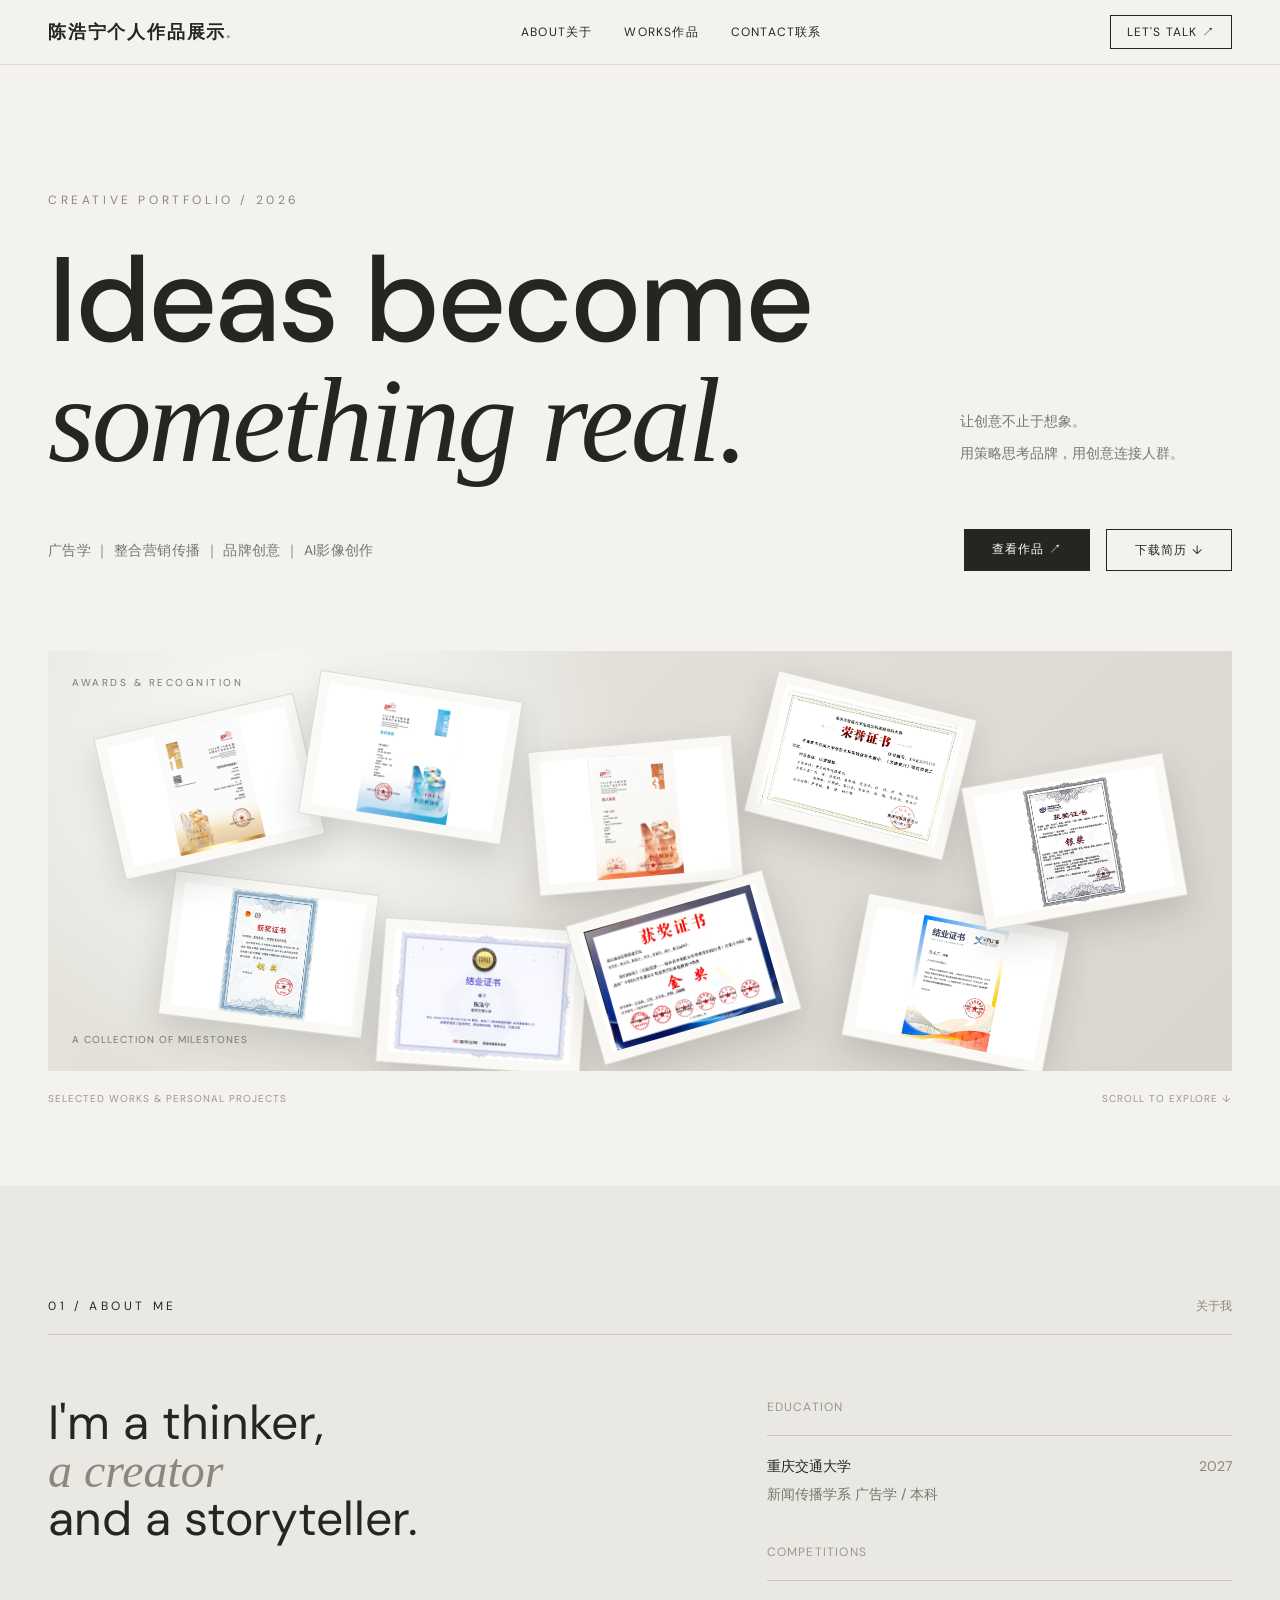
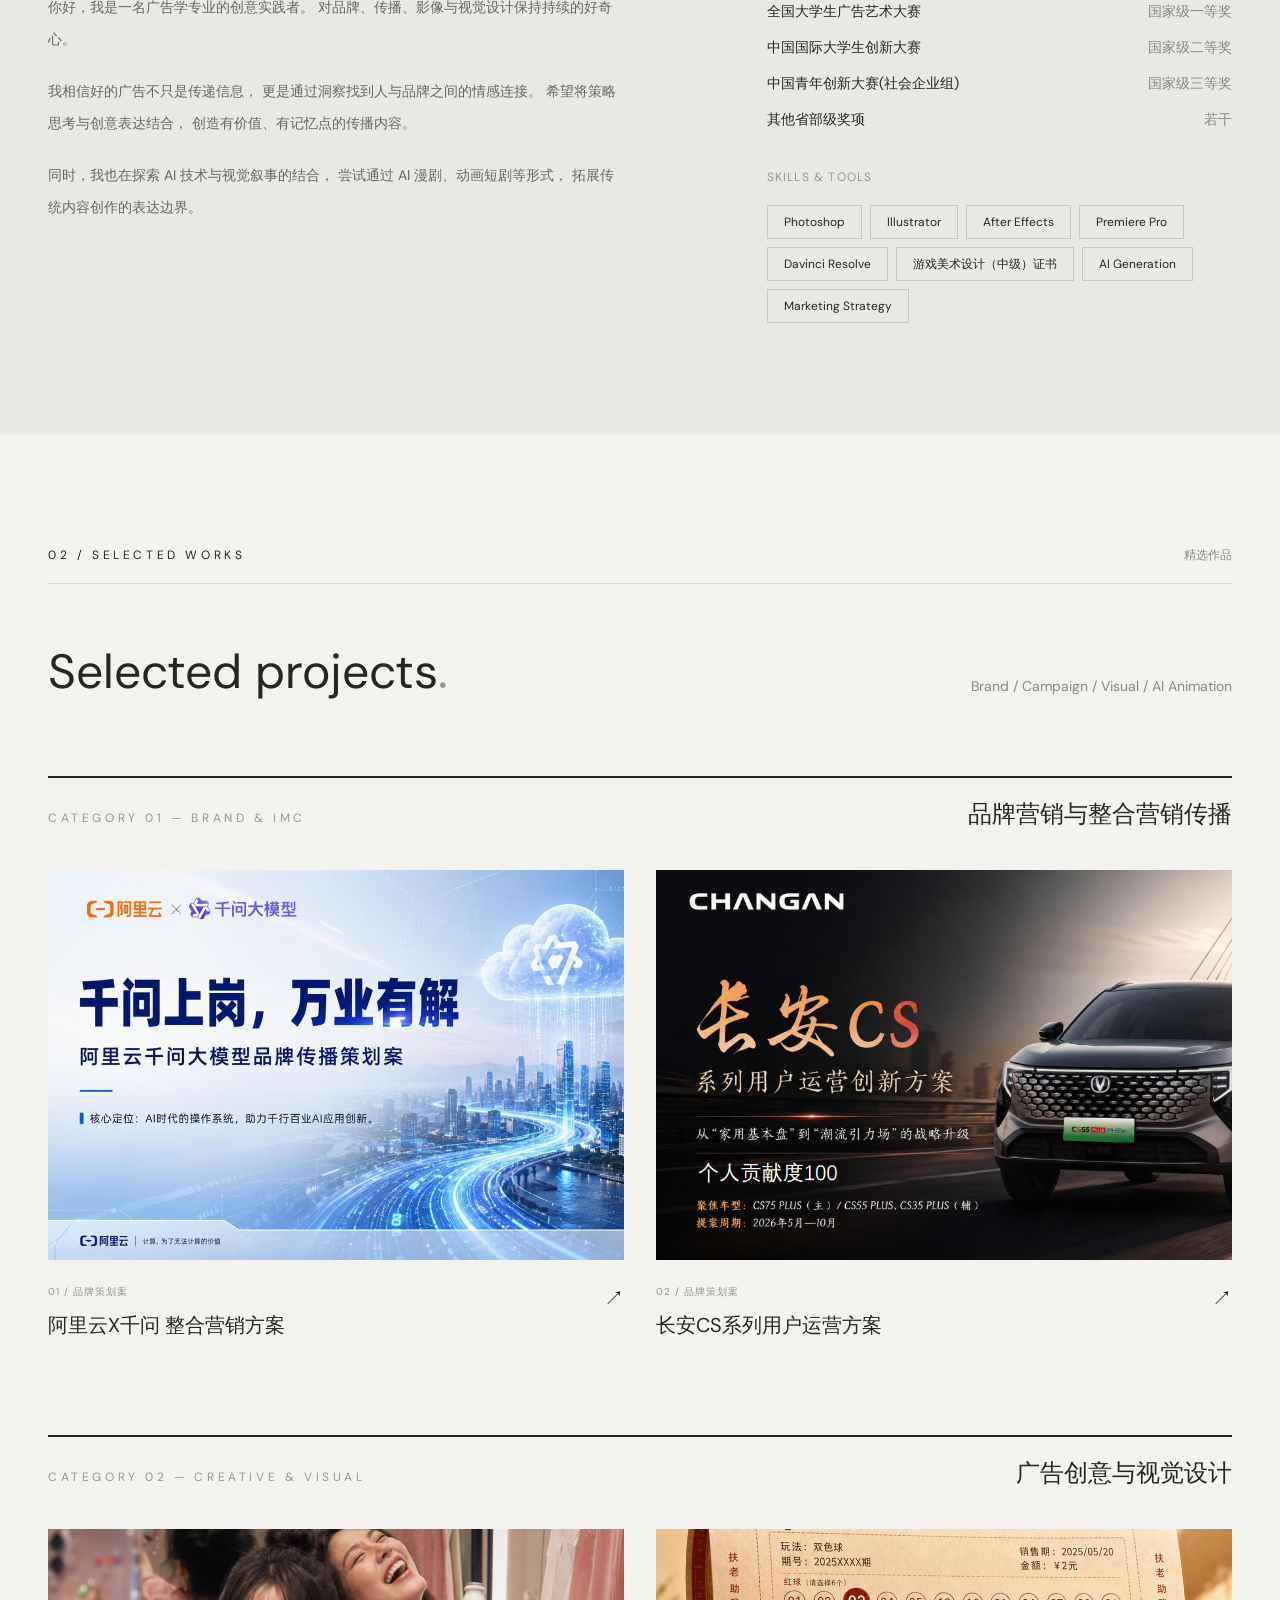
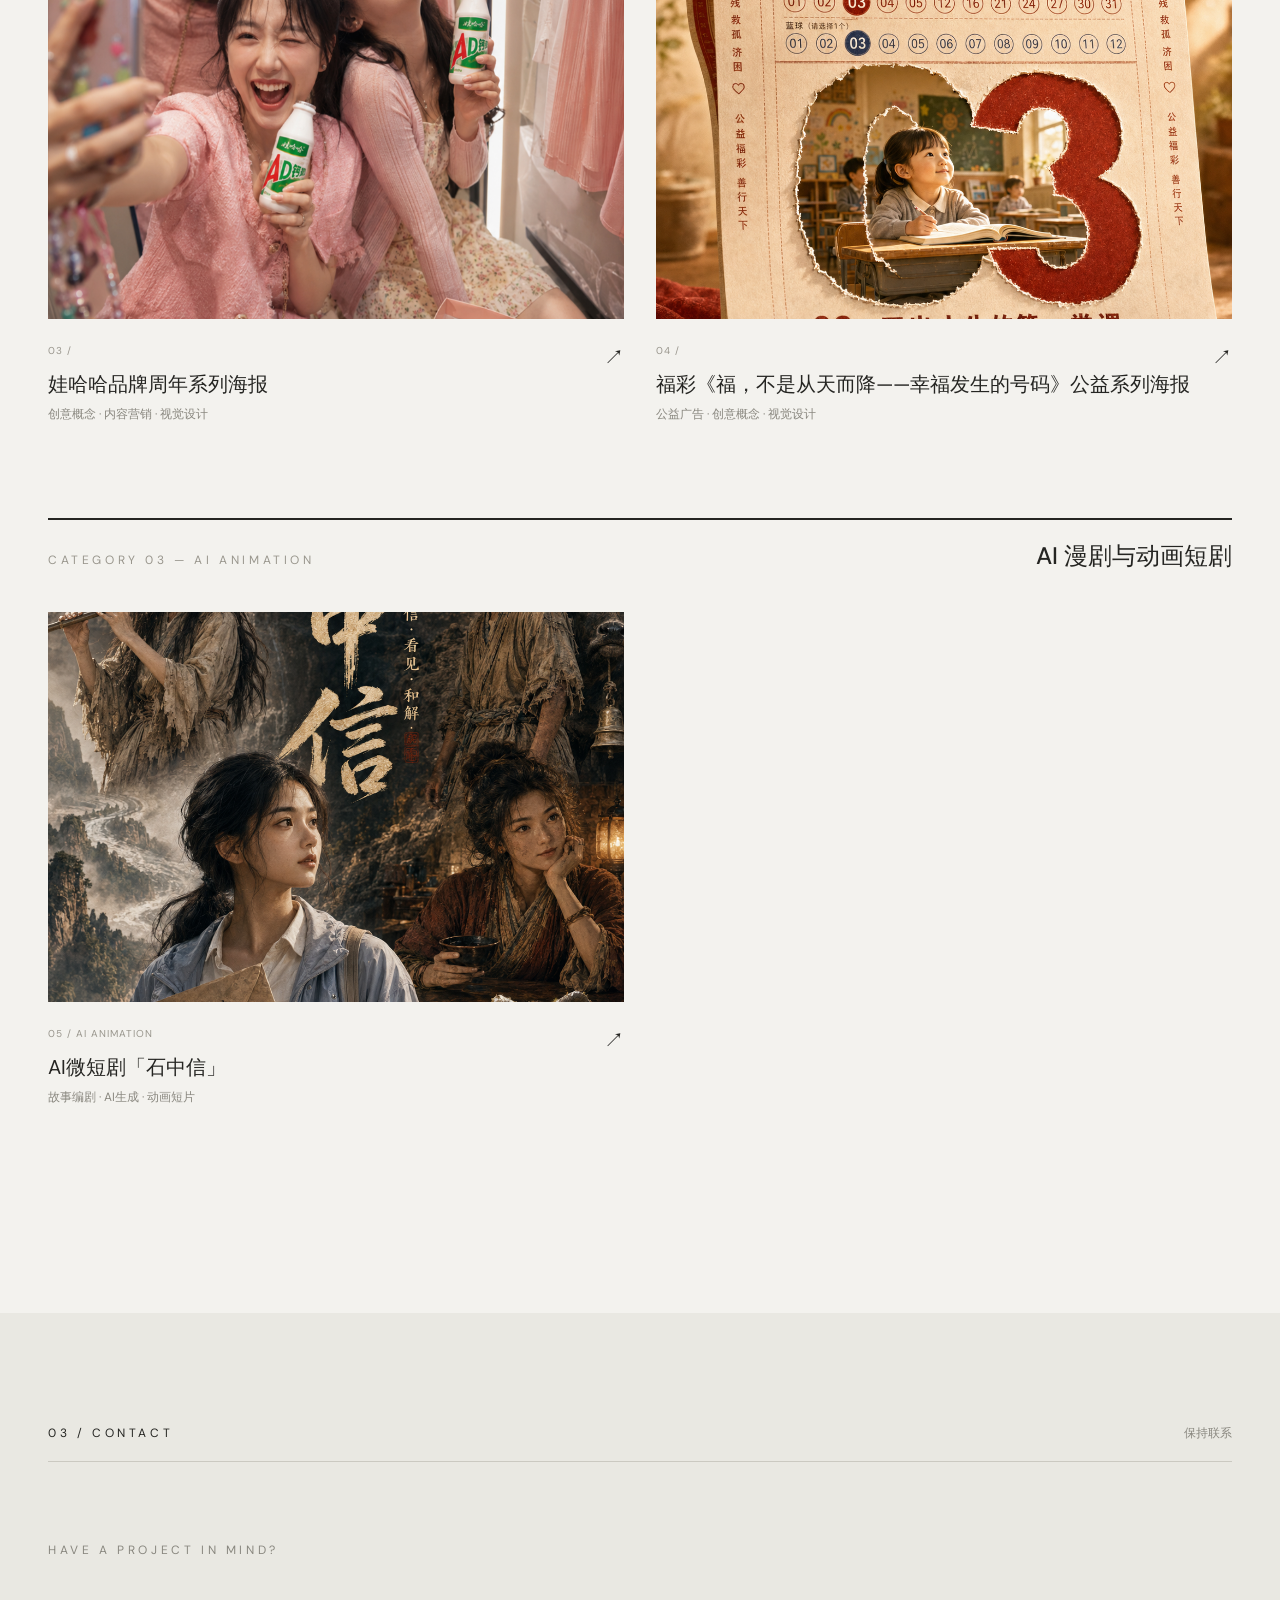
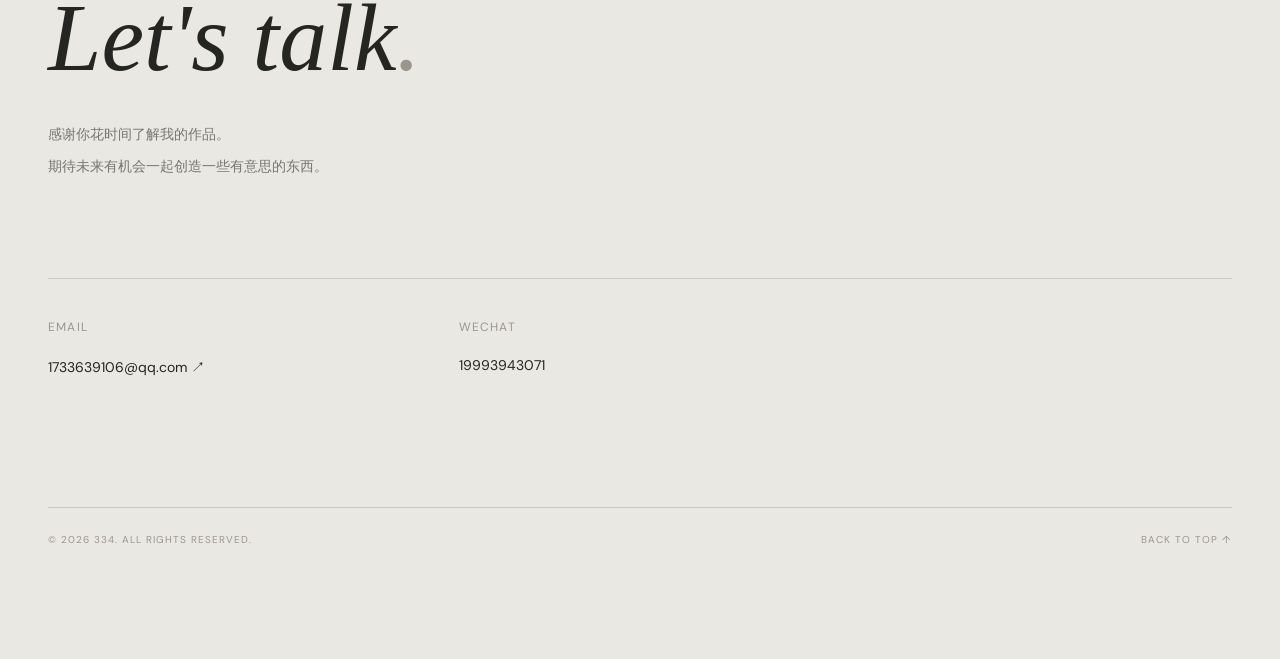
<file: index.html>
<!DOCTYPE html>
<html lang="zh-CN">
<head>
  <meta charset="UTF-8">
  <meta name="viewport" content="width=device-width, initial-scale=1.0">

  <title>陈浩宁个人作品集. | Creative Portfolio</title>

  <!-- Tailwind CSS -->
  <script src="assets/vendor/tailwind.js"></script>

  <!-- Fonts -->
  <link rel="stylesheet" href="assets/fonts/fonts.css">

  <style>
    * {
      scroll-behavior: smooth;
    }

    body {
      font-family: 'DM Sans', -apple-system, BlinkMacSystemFont, 'PingFang SC', 'Hiragino Sans GB', 'Microsoft YaHei', 'Noto Sans SC', sans-serif;
      background: #F3F2EE;
      color: #252522;
    }

    .serif {
      font-family: Georgia, serif;
    }

    .project-image img,
    .project-image video {
      transition: transform .5s ease;
    }

    .project-image:hover img,
    .project-image:hover video {
      transform: scale(1.035);
    }

    .case-content {
      display: none;
    }

    .case-content.active {
      display: block;
    }

    .nav-link:hover {
      color: #99968D;
    }

    video {
      display: block;
      width: 100%;
      background: #171715;
    }

    ::selection {
      background: #B8B4A9;
      color: #252522;
    }

    /* Hero：自由散落式奖状墙 */
    .award-stage {
      position: relative;
      min-height: 420px;
      overflow: hidden;
      isolation: isolate;
      background:
        radial-gradient(circle at 20% 25%, rgba(255,255,255,.85), transparent 35%),
        linear-gradient(135deg, #e7e5de, #d8d6ce);
      cursor: default;
    }
    .award-card {
      position: absolute;
      width: clamp(112px, 18%, 205px);
      aspect-ratio: 1.414 / 1;
      padding: 10px;
      background: #faf9f5;
      border: 1px solid rgba(80,78,70,.18);
      box-shadow: 0 14px 35px rgba(37,37,34,.16);
      animation: awardFloat var(--duration, 8s) ease-in-out infinite alternate;
      animation-delay: var(--delay, 0s);
      transform: rotate(var(--rotation, 0deg));
      transition: box-shadow .3s ease, scale .3s ease, z-index .3s ease;
      z-index: var(--layer, 1);
    }

    /* 真实奖状图片样式 */
    .award-card img {
      display: block;
      width: 100%;
      height: 100%;
      object-fit: contain;
      background: #fff;
    }

    .award-card:hover {
      z-index: 20;
      box-shadow: 0 22px 48px rgba(37,37,34,.25);
      scale: 1.06;
    }

    .award-paper {
      height: 100%;
      border: 1px solid #c9b98f;
      display: flex;
      flex-direction: column;
      align-items: center;
      justify-content: center;
      text-align: center;
      color: #625b4d;
      padding: 8px;
      background: linear-gradient(145deg, #fffefa, #f3f0e7);
    }
    .award-paper::before {
      content: "";
      width: 25px;
      height: 3px;
      background: #b7a477;
      margin-bottom: 8px;
    }
    .award-paper strong {
      font-family: Georgia, serif;
      font-size: clamp(9px, 1.2vw, 15px);
      letter-spacing: .12em;
      font-weight: 500;
    }
    .award-paper span {
      margin-top: 6px;
      font-size: clamp(6px, .65vw, 9px);
      letter-spacing: .12em;
      color: #92866b;
    }
    .award-paper small {
      margin-top: 9px;
      font-size: clamp(6px, .65vw, 8px);
      color: #8b877d;
    }
    .award-stage:hover .award-card {
      animation-play-state: paused;
    }
    @keyframes awardFloat {
      0% { translate: 0 0; }
      50% { translate: 0 -13px; }
      100% { translate: 0 9px; }
    }

    /* 手机端九张奖状 3×3 整齐排布 */
    @media (max-width: 767px) {
      .award-stage { min-height: 330px; }
      .award-card { width: 29%; padding: 6px; }
      .award-stage:hover .award-card { animation-play-state: running; }

      .award-card:nth-of-type(1) { left: 3% !important; top: 10% !important; }
      .award-card:nth-of-type(2) { left: 35% !important; top: 10% !important; }
      .award-card:nth-of-type(3) { left: 67% !important; top: 10% !important; }
      .award-card:nth-of-type(4) { left: 3% !important; top: 38% !important; }
      .award-card:nth-of-type(5) { left: 35% !important; top: 38% !important; }
      .award-card:nth-of-type(6) { left: 67% !important; top: 38% !important; }
      .award-card:nth-of-type(7) { left: 3% !important; top: 66% !important; }
      .award-card:nth-of-type(8) { left: 35% !important; top: 66% !important; }
      .award-card:nth-of-type(9) { left: 67% !important; top: 66% !important; }
    }

    /* Works 分类标题 */
    .category-head {
      display: flex;
      justify-content: space-between;
      align-items: baseline;
      border-top: 2px solid #252522;
      padding-top: 1.25rem;
      margin-bottom: 2.5rem;
    }
  </style>
</head>

<body>

<!-- =====================================
     NAVIGATION
===================================== -->

<header class="fixed top-0 left-0 w-full z-50 bg-[#F3F2EE]/95 backdrop-blur-sm border-b border-[#DDDBD4]">

  <nav class="max-w-7xl mx-auto px-6 md:px-12 h-16 flex items-center justify-between">

    <a href="#home" class="text-lg font-bold tracking-widest">
      陈浩宁个人作品展示<span class="text-[#99968D]">.</span>
    </a>

    <div class="hidden md:flex items-center gap-8 text-xs tracking-widest">
      <a href="#about" class="nav-link">ABOUT关于</a>
      <a href="#works" class="nav-link">WORKS作品</a>
      <a href="#contact" class="nav-link">CONTACT联系</a>
    </div>

    <a href="#contact"
       class="text-xs tracking-widest border border-[#252522] px-4 py-2 hover:bg-[#252522] hover:text-white transition">
      LET'S TALK ↗
    </a>

  </nav>

</header>


<!-- =====================================
     HERO
===================================== -->

<section id="home" class="pt-36 md:pt-48 pb-20 px-6 md:px-12">

  <div class="max-w-7xl mx-auto">

    <p class="text-xs tracking-[0.3em] text-[#89877F] mb-8">
      CREATIVE PORTFOLIO / 2026
    </p>

    <div class="grid md:grid-cols-12 gap-8 items-end">

      <div class="md:col-span-9">

        <h1 class="text-6xl md:text-8xl lg:text-[120px] leading-[0.95] tracking-tight font-medium">
          Ideas become<br>
          <span class="serif italic font-normal">something real.</span>
        </h1>

      </div>

      <div class="md:col-span-3 md:pb-3">

        <p class="text-sm text-[#77766F] leading-8">
          让创意不止于想象。<br>
          用策略思考品牌，用创意连接人群。
        </p>

      </div>

    </div>

    <div class="mt-12 flex flex-col md:flex-row md:items-center justify-between gap-8">

      <p class="text-sm tracking-wide text-[#77766F]">
        广告学 ｜ 整合营销传播 ｜ 品牌创意 ｜ AI影像创作
      </p>

      <div class="flex gap-4">

        <a href="#works"
           class="px-7 py-3 bg-[#252522] text-white text-xs tracking-widest hover:bg-[#55544F] transition">
          查看作品 ↗
        </a>

        <!-- 替换为自己的简历文件 -->
        <a href="assets/resume.pdf" download
           class="px-7 py-3 border border-[#252522] text-xs tracking-widest hover:bg-[#252522] hover:text-white transition">
          下载简历 ↓
        </a>

      </div>

    </div>

    <!-- 首页奖状展示区 -->
    <div class="mt-20 award-stage" aria-label="奖状展示区域，鼠标悬停可暂停动画">
      <div class="absolute top-6 left-6 z-30 text-[10px] tracking-[0.25em] text-[#77766F]">
        AWARDS & RECOGNITION
      </div>
      <div class="absolute bottom-6 left-6 z-30 text-[10px] tracking-widest text-[#77766F]">
        A COLLECTION OF MILESTONES
      </div>

      <!-- 9张奖状，不同位置、角度、动画 -->
      <div class="award-card" style="--rotation:-13deg;--duration:7s;--delay:-2s;--layer:2;left:5%;top:15%;">
        <img src="assets/images/awards/award-01.png" alt="获奖证书 01">
      </div>
      <div class="award-card" style="--rotation:9deg;--duration:9s;--delay:-5s;--layer:4;left:22%;top:8%;">
        <img src="assets/images/awards/award-02.png" alt="获奖证书 02">
      </div>
      <div class="award-card" style="--rotation:-5deg;--duration:8s;--delay:-1s;--layer:3;left:41%;top:22%;">
        <img src="assets/images/awards/award-03.png" alt="获奖证书 03">
      </div>
      <div class="award-card" style="--rotation:14deg;--duration:10s;--delay:-6s;--layer:2;left:60%;top:10%;">
        <img src="assets/images/awards/award-04.png" alt="获奖证书 04">
      </div>
      <div class="award-card" style="--rotation:-10deg;--duration:8.5s;--delay:-3s;--layer:5;left:78%;top:28%;">
        <img src="assets/images/awards/award-05.png" alt="获奖证书 05">
      </div>
      <div class="award-card" style="--rotation:7deg;--duration:9.5s;--delay:-4s;--layer:1;left:10%;top:55%;">
        <img src="assets/images/awards/award-06.png" alt="获奖证书 06">
      </div>
      <div class="award-card" style="--rotation:-16deg;--duration:7.5s;--delay:-1.5s;--layer:3;left:45%;top:58%;">
        <img src="assets/images/awards/award-07.png" alt="获奖证书 07">
      </div>
      <div class="award-card" style="--rotation:11deg;--duration:8.8s;--delay:-3.5s;--layer:2;left:68%;top:62%;">
        <img src="assets/images/awards/award-08.png" alt="获奖证书 08">
      </div>
      <div class="award-card" style="--rotation:4deg;--duration:9.2s;--delay:-6.5s;--layer:1;left:28%;top:65%;">
        <img src="assets/images/awards/award-09.png" alt="获奖证书 09">
      </div>
    </div>

    <div class="flex justify-between mt-5 text-[10px] tracking-widest text-[#99968D]">
      <span>SELECTED WORKS & PERSONAL PROJECTS</span>
      <span>SCROLL TO EXPLORE ↓</span>
    </div>

  </div>
</section>


<!-- =====================================
     ABOUT
===================================== -->

<section id="about" class="py-28 px-6 md:px-12 bg-[#E9E8E2]">

  <div class="max-w-7xl mx-auto">

    <div class="flex justify-between items-center border-b border-[#CBC9C1] pb-5 mb-16">

      <h2 class="text-xs tracking-[0.3em]">01 / ABOUT ME</h2>

      <span class="text-xs text-[#89877F]">关于我</span>

    </div>

    <div class="grid md:grid-cols-12 gap-12">

      <div class="md:col-span-7">

        <p class="text-3xl md:text-5xl leading-tight">
          I'm a thinker,<br>
          <span class="serif italic text-[#89877F]">a creator</span><br>
          and a storyteller.
        </p>

        <div class="mt-12 max-w-xl text-sm leading-8 text-[#68675F]">

          <p>
            你好，我是一名广告学专业的创意实践者。
            对品牌、传播、影像与视觉设计保持持续的好奇心。
          </p>

          <p class="mt-5">
            我相信好的广告不只是传递信息，
            更是通过洞察找到人与品牌之间的情感连接。
            希望将策略思考与创意表达结合，
            创造有价值、有记忆点的传播内容。
          </p>

          <p class="mt-5">
            同时，我也在探索 AI 技术与视觉叙事的结合，
            尝试通过 AI 漫剧、动画短剧等形式，
            拓展传统内容创作的表达边界。
          </p>

        </div>

      </div>


      <div class="md:col-span-5 space-y-10">

        <!-- EDUCATION -->

        <div>

          <h3 class="text-xs tracking-widest text-[#99968D] mb-5">
            EDUCATION
          </h3>

          <div class="border-t border-[#CBC9C1] pt-5">

            <div class="flex justify-between text-sm">

              <span class="font-medium">重庆交通大学</span>

              <span class="text-[#89877F]">2027</span>

            </div>
            <p class="text-sm text-[#77766F] mt-2">
              新闻传播学系 广告学 / 本科
            </p>

          </div>

        </div>


        <!-- COMPETITIONS -->

        <div>

          <h3 class="text-xs tracking-widest text-[#99968D] mb-5">
            COMPETITIONS
          </h3>

          <div class="border-t border-[#CBC9C1] pt-5 space-y-4 text-sm">

            <div class="flex justify-between gap-4">
              <span>全国大学生广告艺术大赛</span>
              <span class="text-[#89877F]">国家级一等奖</span>
            </div>

            <div class="flex justify-between gap-4">
              <span>中国国际大学生创新大赛</span>
              <span class="text-[#89877F]">国家级二等奖</span>
            </div>

            <div class="flex justify-between gap-4">
              <span>中国青年创新大赛(社会企业组)</span>
              <span class="text-[#89877F]">国家级三等奖</span>
            </div>
            <div class="flex justify-between gap-4">
              <span>其他省部级奖项</span>
              <span class="text-[#89877F]">若干</span>
            </div>

          </div>

        </div>


        <!-- SKILLS -->

        <div>

          <h3 class="text-xs tracking-widest text-[#99968D] mb-5">
            SKILLS & TOOLS
          </h3>

          <div class="flex flex-wrap gap-2">

            <span class="border border-[#C8C6BE] px-4 py-2 text-xs">Photoshop</span>
            <span class="border border-[#C8C6BE] px-4 py-2 text-xs">Illustrator</span>
            <span class="border border-[#C8C6BE] px-4 py-2 text-xs">After Effects</span>
            <span class="border border-[#C8C6BE] px-4 py-2 text-xs">Premiere Pro</span>
            <span class="border border-[#C8C6BE] px-4 py-2 text-xs">Davinci Resolve</span>
            <span class="border border-[#C8C6BE] px-4 py-2 text-xs">游戏美术设计（中级）证书</span>
            <span class="border border-[#C8C6BE] px-4 py-2 text-xs">AI  Generation</span>
            <span class="border border-[#C8C6BE] px-4 py-2 text-xs">Marketing Strategy</span>

          </div>

        </div>

      </div>

    </div>

  </div>

</section>


<!-- =====================================
     WORKS（四大分类，AI 漫剧已并入本区块）
===================================== -->

<section id="works" class="py-28 px-6 md:px-12">

  <div class="max-w-7xl mx-auto">

    <div class="flex justify-between items-center border-b border-[#D8D6CF] pb-5 mb-16">

      <h2 class="text-xs tracking-[0.3em]">02 / SELECTED WORKS</h2>

      <span class="text-xs text-[#89877F]">精选作品</span>

    </div>

    <div class="flex flex-col md:flex-row justify-between mb-20 gap-4">

      <h3 class="text-3xl md:text-5xl">
        Selected projects<span class="serif italic text-[#99968D]">.</span>
      </h3>

      <p class="text-sm text-[#89877F] self-end">
        Brand / Campaign / Visual / AI Animation
      </p>

    </div>


    <!-- ============================
         CATEGORY 01 品牌营销与整合营销传播
         ============================ -->
    <div class="mb-24">

      <div class="category-head">
        <p class="text-xs tracking-[0.3em] text-[#99968D]">CATEGORY 01 — BRAND & IMC</p>
        <h4 class="text-xl md:text-2xl font-medium">品牌营销与整合营销传播</h4>
      </div>

      <div class="grid md:grid-cols-2 gap-x-8 gap-y-16">

        <!-- 项目 01 -->
        <article>
          <a href="assets/pdf/project-01-1.pdf" target="_blank" class="w-full text-left block group">
            <div class="project-image overflow-hidden bg-[#E9E8E2]">
              <img
                src="assets/images/projects/project-01-1cover.jpg"
                class="w-full h-[300px] md:h-[390px] object-cover"
                alt="阿里云X千问 整合营销方案"
              >
            </div>
            <div class="flex justify-between items-start mt-6">
              <div>
                <p class="text-[10px] tracking-widest text-[#99968D] mb-3">
                  01 / 品牌策划案
                </p>
                <h4 class="text-xl group-hover:text-[#99968D] transition">阿里云X千问 整合营销方案</h4>
              </div>
              <span class="text-xl transition group-hover:translate-x-1">↗</span>
            </div>
          </a>
        </article>

        <!-- 项目 02 -->
        <article>
          <a href="assets/pdf/project-01-2.pdf" target="_blank" class="w-full text-left block group">
            <div class="project-image overflow-hidden bg-[#E9E8E2]">
              <img
                src="assets/images/projects/project-01-2cover.jpg"
                class="w-full h-[300px] md:h-[390px] object-cover"
                alt="长安CS系列用户运营方案"
              >
            </div>
            <div class="flex justify-between items-start mt-6">
              <div>
                <p class="text-[10px] tracking-widest text-[#99968D] mb-3">
                  02 / 品牌策划案
                </p>
                <h4 class="text-xl group-hover:text-[#99968D] transition">长安CS系列用户运营方案</h4>
              </div>
              <span class="text-xl transition group-hover:translate-x-1">↗</span>
            </div>
          </a>
        </article>

      </div>

    </div>


    <!-- ============================
         CATEGORY 02 广告创意与视觉设计
         ============================ -->
    <!-- 项目 02-1 : 娃哈哈系列海报 -->
        <div class="mb-24">

      <div class="category-head">
        <p class="text-xs tracking-[0.3em] text-[#99968D]">CATEGORY 02 — CREATIVE & VISUAL</p>
        <h4 class="text-xl md:text-2xl font-medium">广告创意与视觉设计</h4>
      </div>

      <div class="grid md:grid-cols-2 gap-x-8 gap-y-16">

<article>
  <a href="project-02-1.html" target="_blank" class="w-full text-left block group">
    <div class="project-image overflow-hidden bg-[#E9E8E2]">
      <img
        src="assets/images/projects/wahaha1.jpg"
        class="w-full h-[300px] md:h-[390px] object-cover"
        alt="娃哈哈品牌周年系列海报"
      >
    </div>
    <div class="flex justify-between items-start mt-6">
      <div>
        <p class="text-[10px] tracking-widest text-[#99968D] mb-3">
          03 / 
        </p>
        <h4 class="text-xl group-hover:text-[#99968D] transition">娃哈哈品牌周年系列海报</h4>
        <p class="text-xs text-[#89877F] mt-2">
          创意概念 · 内容营销 · 视觉设计
        </p>
      </div>
      <span class="text-xl transition group-hover:translate-x-1">↗</span>
    </div>
  </a>
</article>
<!-- 项目 02-2 : 福彩年龄日历公益海报 -->
<article>
  <a href="project-02-2.html" target="_blank" class="w-full text-left block group">
    <div class="project-image overflow-hidden bg-[#E9E8E2]">
      <img
        src="assets/images/projects/fucai-01.png"
        class="w-full h-[300px] md:h-[390px] object-cover"
        alt="福彩「年龄日历」公益系列海报"
      >
    </div>
    <div class="flex justify-between items-start mt-6">
      <div>
        <p class="text-[10px] tracking-widest text-[#99968D] mb-3">
          04 / 
        </p>
        <h4 class="text-xl group-hover:text-[#99968D] transition">福彩《福，不是从天而降——幸福发生的号码》公益系列海报</h4>
        <p class="text-xs text-[#89877F] mt-2">
          公益广告 · 创意概念 · 视觉设计
        </p>
      </div>
      <span class="text-xl transition group-hover:translate-x-1">↗</span>
    </div>
  </a>
</article>
        </div>
      </div>



    <!-- ============================
         CATEGORY 03 AI 漫剧与动画短剧
         ============================ -->
    <div class="mb-24">

      <div class="category-head">
        <p class="text-xs tracking-[0.3em] text-[#99968D]">CATEGORY 03 — AI ANIMATION</p>
        <h4 class="text-xl md:text-2xl font-medium">AI 漫剧与动画短剧</h4>
      </div>

      <div class="grid md:grid-cols-2 gap-x-8 gap-y-16">

        <!-- 项目 04 : AI SHORT FILM -->
        <!-- 项目 05 :AI微短剧「石中信」 -->
<article>
  <a href="project-03-1.html" target="_blank" class="w-full text-left block group">
    <div class="project-image overflow-hidden bg-[#171715]">
      <img
        src="assets/images/projects/project-03-1.png"
        class="w-full h-[300px] md:h-[390px] object-cover"
        alt="AI漫剧作品"
      >
    </div>
    <div class="flex justify-between items-start mt-6">
      <div>
        <p class="text-[10px] tracking-widest text-[#99968D] mb-3">
          05 / AI ANIMATION
        </p>
        <h4 class="text-xl group-hover:text-[#99968D] transition">AI微短剧「石中信」</h4>
        <p class="text-xs text-[#89877F] mt-2">
          故事编剧 · AI生成 · 动画短片
        </p>
      </div>
      <span class="text-xl transition group-hover:translate-x-1">↗</span>
    </div>
  </a>
</article>


      </div>

    </div>

  </div>

</section>


<!-- =====================================
     CONTACT
===================================== -->

<section id="contact" class="py-28 px-6 md:px-12 bg-[#E9E8E2]">

  <div class="max-w-7xl mx-auto">

    <div class="flex justify-between items-center border-b border-[#CBC9C1] pb-5 mb-20">

      <h2 class="text-xs tracking-[0.3em]">03 / CONTACT</h2>

      <span class="text-xs text-[#89877F]">保持联系</span>

    </div>

    <p class="text-xs tracking-[0.3em] text-[#89877F] mb-8">
      HAVE A PROJECT IN MIND?
    </p>

    <h2 class="text-6xl md:text-8xl serif italic leading-tight">
      Let's talk<span class="text-[#99968D]">.</span>
    </h2>

    <p class="text-sm text-[#77766F] mt-8 leading-8">
      感谢你花时间了解我的作品。<br>
      期待未来有机会一起创造一些有意思的东西。
    </p>


    <div class="grid md:grid-cols-3 gap-12 mt-24 border-t border-[#CBC9C1] pt-10">


      <div>

        <p class="text-xs tracking-widest text-[#99968D] mb-5">
          EMAIL
        </p>

        <a href="mailto:1733639106@qq.com"
           class="text-sm hover:text-[#99968D] transition">
          1733639106@qq.com ↗
        </a>

      </div>


      <div>

        <p class="text-xs tracking-widest text-[#99968D] mb-5">
          WECHAT
        </p>

        <p class="text-sm">
          19993943071
        </p>

      </div>


      

      </div>


    <div class="mt-32 pt-6 border-t border-[#CBC9C1] flex flex-col md:flex-row justify-between gap-4 text-[10px] tracking-widest text-[#99968D]">

      <span>© 2026 334. ALL RIGHTS RESERVED.</span>

      <a href="#home" class="hover:text-[#252522] transition">
        BACK TO TOP ↑
      </a>

    </div>

  </div>

</section>


<!-- =====================================
     JAVASCRIPT
===================================== -->

<script>

  // 展开 / 收起作品详情（同一时间只展开一个）
  function toggleCase(id) {

    const target = document.getElementById(id);

    const isOpen = target.classList.contains('active');

    document.querySelectorAll('.case-content').forEach(item => {
      item.classList.remove('active');
    });

    if (!isOpen) {
      target.classList.add('active');
    }

  }

</script>

</body>
</html>
</file>
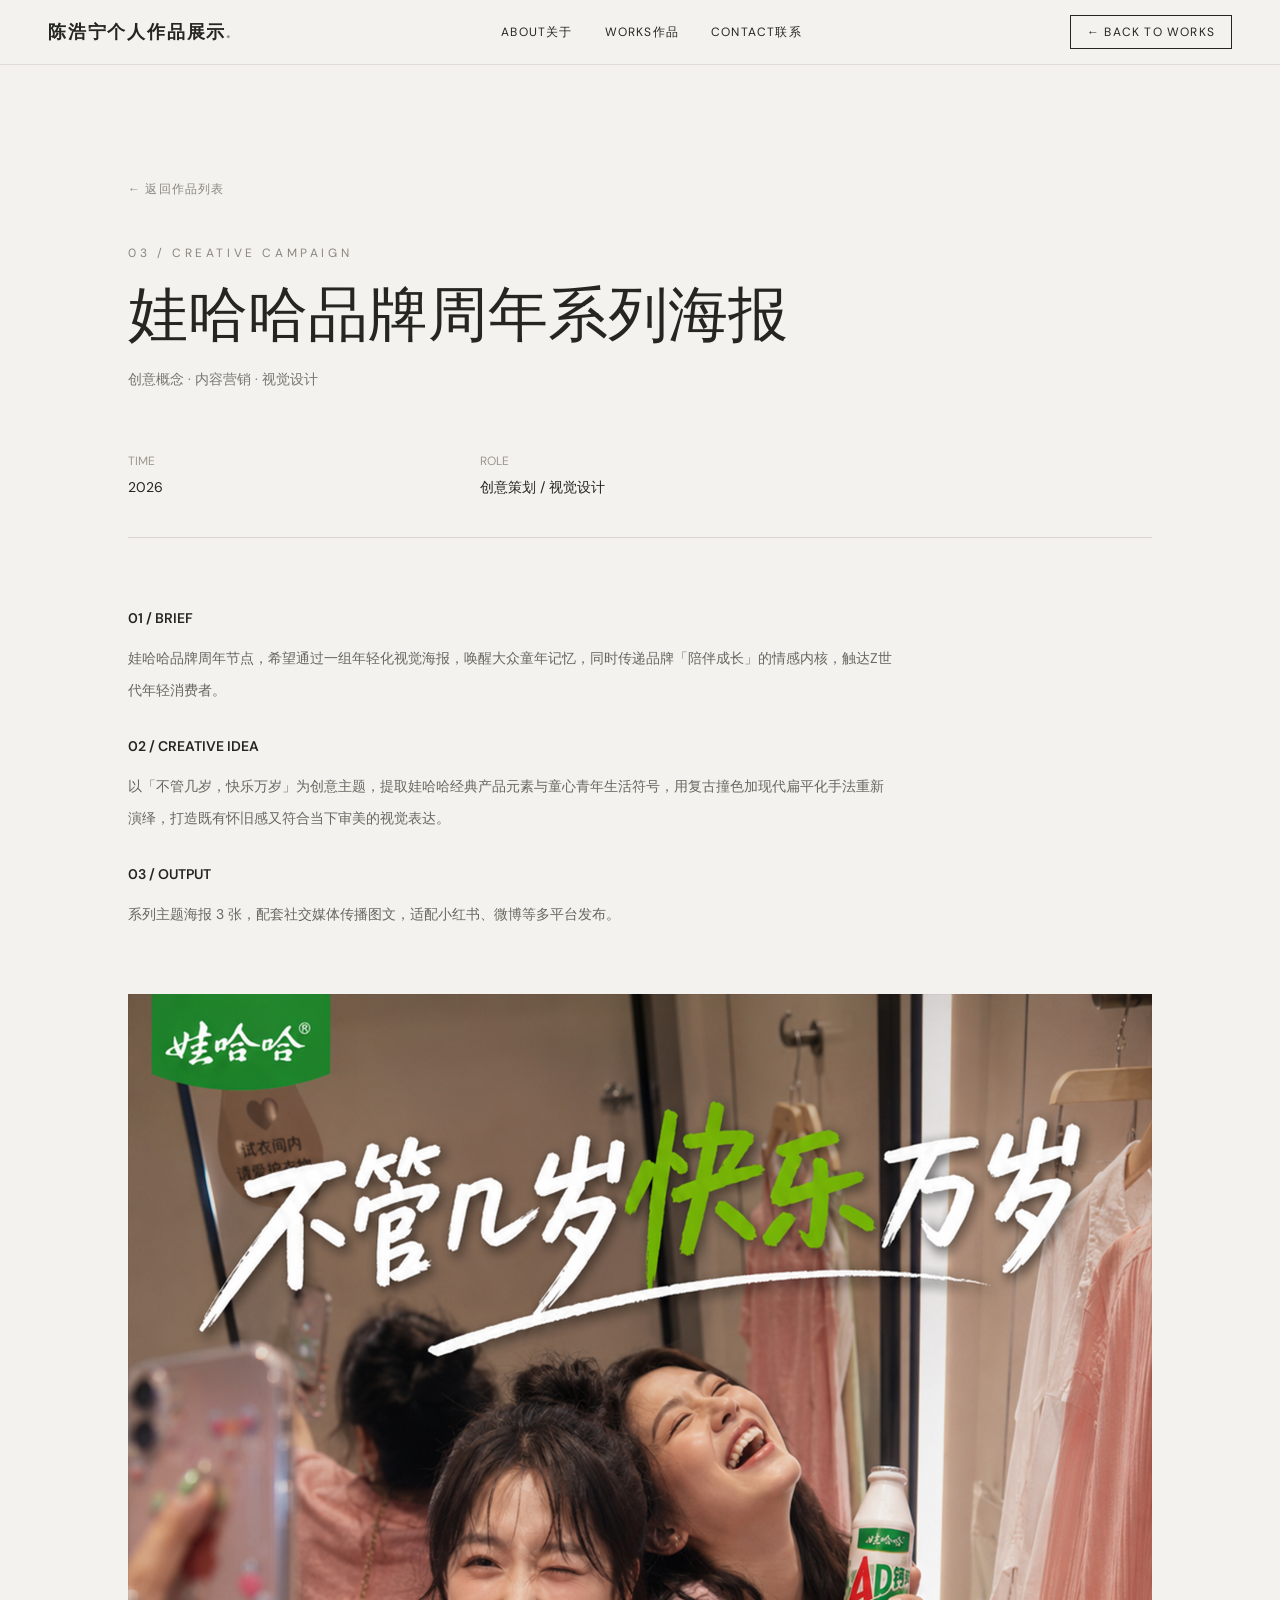
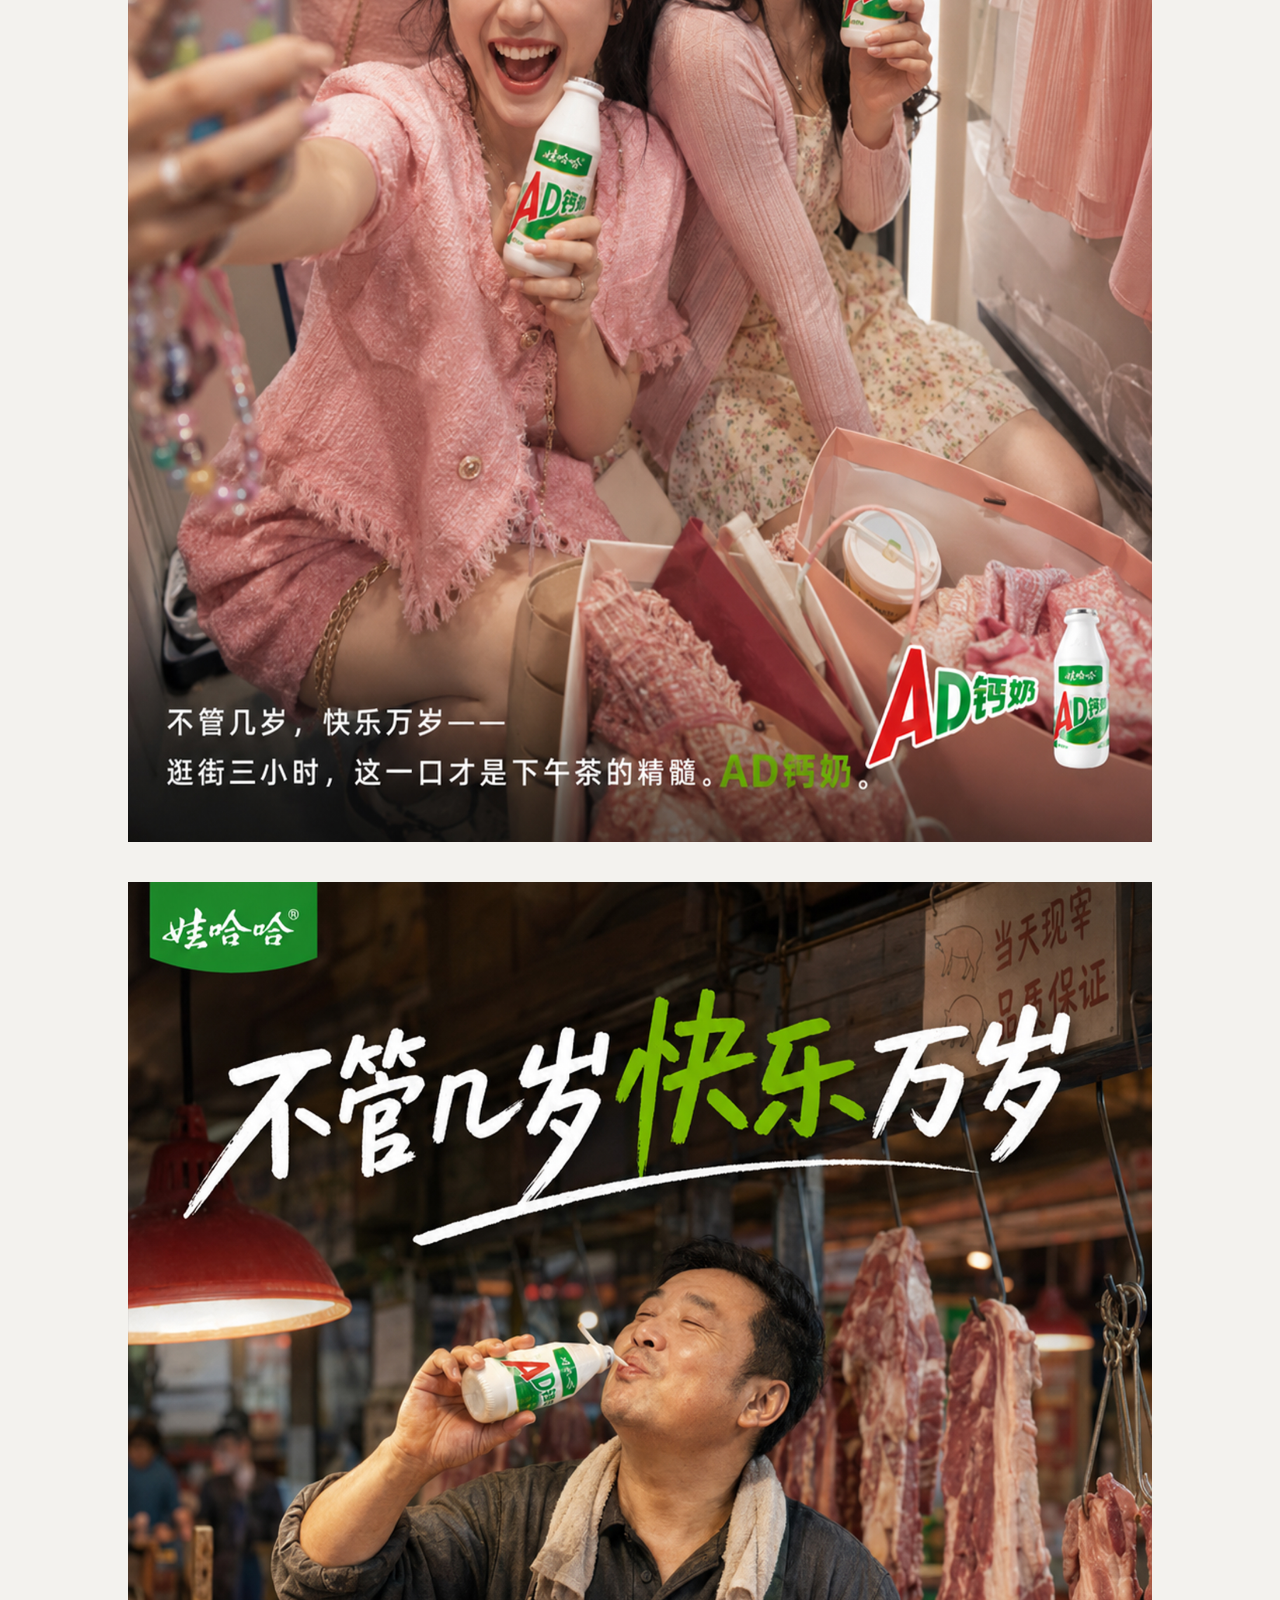
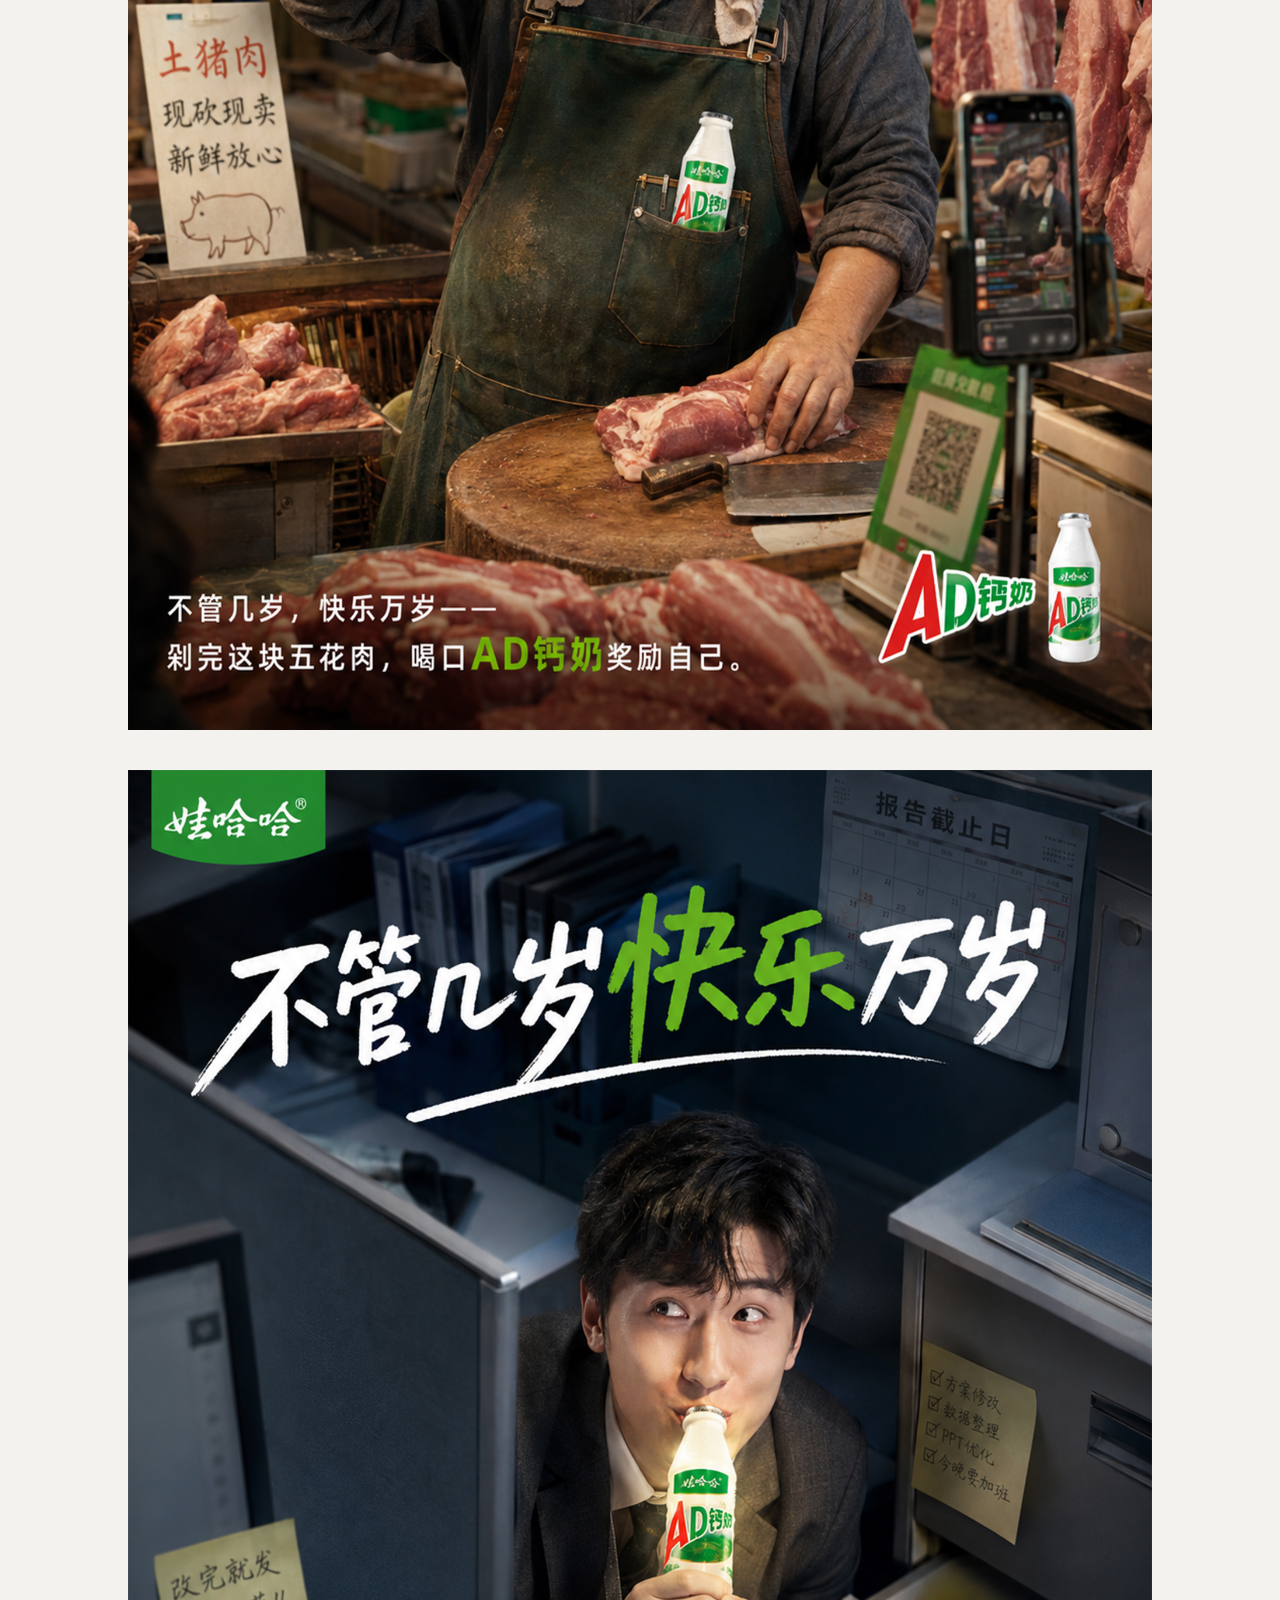
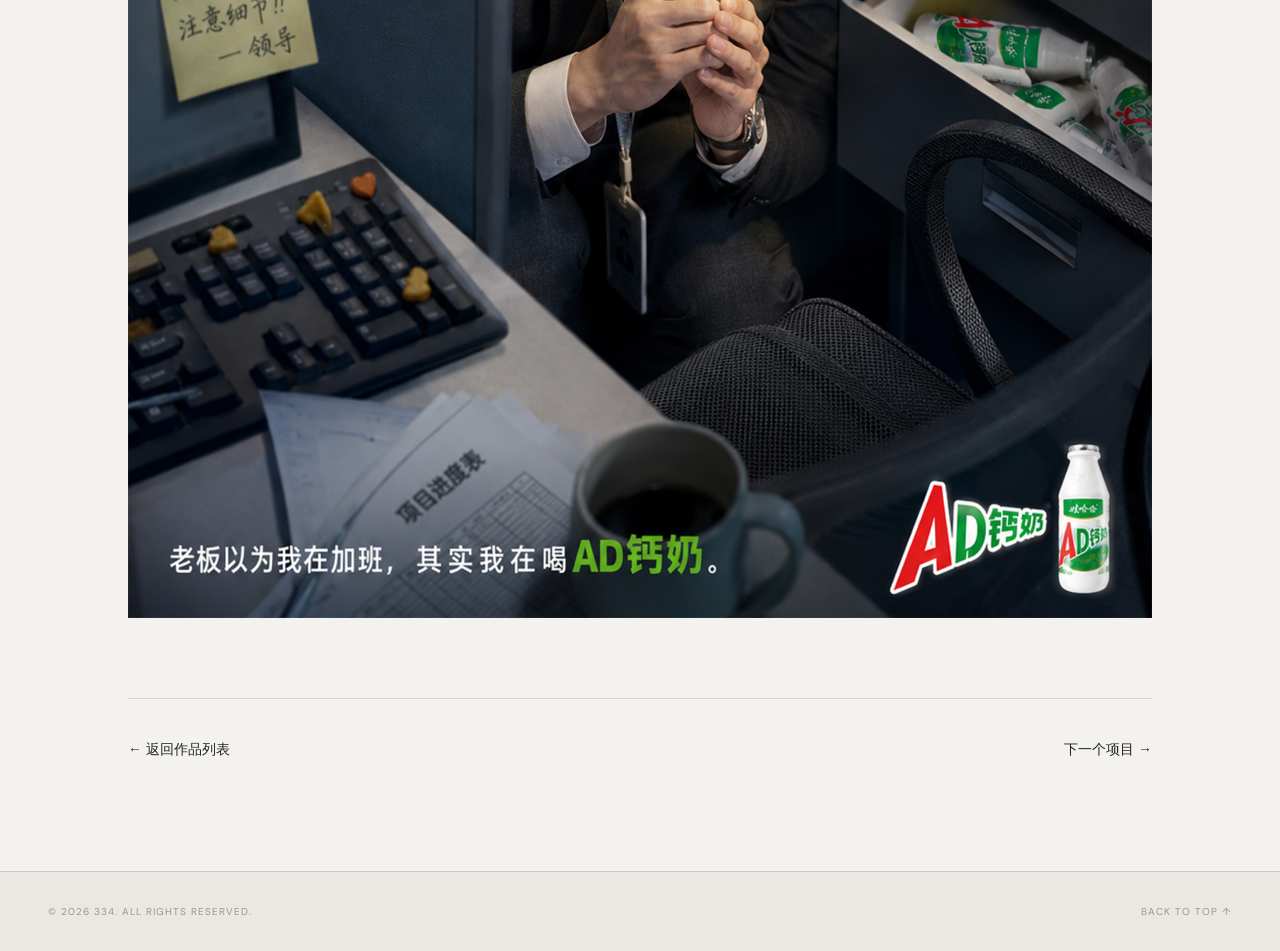
<file: project-02-1.html>
<!DOCTYPE html>
<html lang="zh-CN">
<head>
  <meta charset="UTF-8">
  <meta name="viewport" content="width=device-width, initial-scale=1.0">
  <title>娃哈哈品牌周年系列海报 | 334</title>

  <!-- Tailwind CSS -->
  <script src="assets/vendor/tailwind.js"></script>

  <!-- Fonts -->
  <link rel="stylesheet" href="assets/fonts/fonts.css">

  <style>
    * { scroll-behavior: smooth; }
    body {
      font-family: 'DM Sans', -apple-system, BlinkMacSystemFont, 'PingFang SC', 'Hiragino Sans GB', 'Microsoft YaHei', 'Noto Sans SC', sans-serif;
      background: #F3F2EE;
      color: #252522;
    }
    .serif { font-family: Georgia, serif; }
    .nav-link:hover { color: #99968D; }
    ::selection { background: #B8B4A9; color: #252522; }
  </style>
</head>
<body>

<!-- 导航栏（和首页一致） -->
<header class="fixed top-0 left-0 w-full z-50 bg-[#F3F2EE]/95 backdrop-blur-sm border-b border-[#DDDBD4]">
  <nav class="max-w-7xl mx-auto px-6 md:px-12 h-16 flex items-center justify-between">
    <a href="index.html" class="text-lg font-bold tracking-widest">
      陈浩宁个人作品展示<span class="text-[#99968D]">.</span>
    </a>
    <div class="hidden md:flex items-center gap-8 text-xs tracking-widest">
      <a href="index.html#about" class="nav-link">ABOUT关于</a>
      <a href="index.html#works" class="nav-link">WORKS作品</a>
      <a href="index.html#contact" class="nav-link">CONTACT联系</a>
    </div>
    <a href="index.html#works"
       class="text-xs tracking-widest border border-[#252522] px-4 py-2 hover:bg-[#252522] hover:text-white transition">
      ← BACK TO WORKS
    </a>
  </nav>
</header>

<!-- 项目详情主体 -->
<main class="pt-36 md:pt-44 pb-28 px-6 md:px-12">
  <div class="max-w-5xl mx-auto">

    <!-- 返回按钮 -->
    <a href="index.html#works" class="text-xs tracking-widest text-[#89877F] hover:text-[#252522] transition inline-block mb-12">
      ← 返回作品列表
    </a>

    <!-- 项目标题 -->
    <div class="mb-16">
      <p class="text-xs tracking-[0.3em] text-[#89877F] mb-6">
        03 / CREATIVE CAMPAIGN
      </p>
      <h1 class="text-4xl md:text-6xl leading-tight font-medium mb-6">
        娃哈哈品牌周年系列海报
      </h1>
      <p class="text-sm text-[#77766F]">
        创意概念 · 内容营销 · 视觉设计
      </p>
    </div>

    <!-- 项目信息 + PDF按钮 -->
    <div class="grid md:grid-cols-3 gap-8 mb-16 pb-10 border-b border-[#D8D6CF]">
      <div>
        <p class="text-xs text-[#99968D] mb-2">TIME</p>
        <p class="text-sm">2026</p>
      </div>
      <div>
        <p class="text-xs text-[#99968D] mb-2">ROLE</p>
        <p class="text-sm">创意策划 / 视觉设计</p>
      </div>
      <div class="md:text-right">
        <!-- PDF 尚未导出：导出后把下面注释打开，并把文件名改成 assets/pdf/project-02-1.pdf
        <a href="assets/pdf/project-02-1.pdf" target="_blank"
           class="inline-block px-6 py-2.5 bg-[#252522] text-white text-xs tracking-widest hover:bg-[#55544F] transition">
          查看完整方案 PDF ↗
        </a>
        -->
      </div>
    </div>

    <!-- 项目文案 -->
    <div class="max-w-3xl mb-16 space-y-6 text-sm leading-8 text-[#68675F]">
      <div>
        <h3 class="font-semibold text-[#252522] mb-2">01 / BRIEF</h3>
        <p>娃哈哈品牌周年节点，希望通过一组年轻化视觉海报，唤醒大众童年记忆，同时传递品牌「陪伴成长」的情感内核，触达Z世代年轻消费者。</p>
      </div>
      <div>
        <h3 class="font-semibold text-[#252522] mb-2">02 / CREATIVE IDEA</h3>
        <p>以「不管几岁，快乐万岁」为创意主题，提取娃哈哈经典产品元素与童心青年生活符号，用复古撞色加现代扁平化手法重新演绎，打造既有怀旧感又符合当下审美的视觉表达。</p>
      </div>
      <div>
        <h3 class="font-semibold text-[#252522] mb-2">03 / OUTPUT</h3>
        <p>系列主题海报 3 张，配套社交媒体传播图文，适配小红书、微博等多平台发布。</p>
      </div>
    </div>

    <!-- 三张竖版海报大图 -->
    <div class="space-y-10">
      <img src="assets/images/projects/wahaha1.jpg" class="w-full object-cover" alt="娃哈哈系列海报 01">
      <img src="assets/images/projects/wahaha2.jpg" class="w-full object-cover" alt="娃哈哈系列海报 02">
      <img src="assets/images/projects/wahaha3.jpg" class="w-full object-cover" alt="娃哈哈系列海报 03">
    </div>

    <!-- 底部跳转 -->
    <div class="mt-20 pt-10 border-t border-[#D8D6CF] flex justify-between items-center">
      <a href="index.html#works" class="text-sm hover:text-[#99968D] transition">
        ← 返回作品列表
      </a>
      <a href="project-02-2.html" class="text-sm hover:text-[#99968D] transition">
        下一个项目 →
      </a>
    </div>

  </div>
</main>

<!-- 底部版权（和首页一致） -->
<footer class="py-8 px-6 md:px-12 border-t border-[#CBC9C1] bg-[#E9E8E2]">
  <div class="max-w-7xl mx-auto flex flex-col md:flex-row justify-between gap-4 text-[10px] tracking-widest text-[#99968D]">
    <span>© 2026 334. ALL RIGHTS RESERVED.</span>
    <a href="#top" class="hover:text-[#252522] transition">BACK TO TOP ↑</a>
  </div>
</footer>

</body>
</html>
</file>
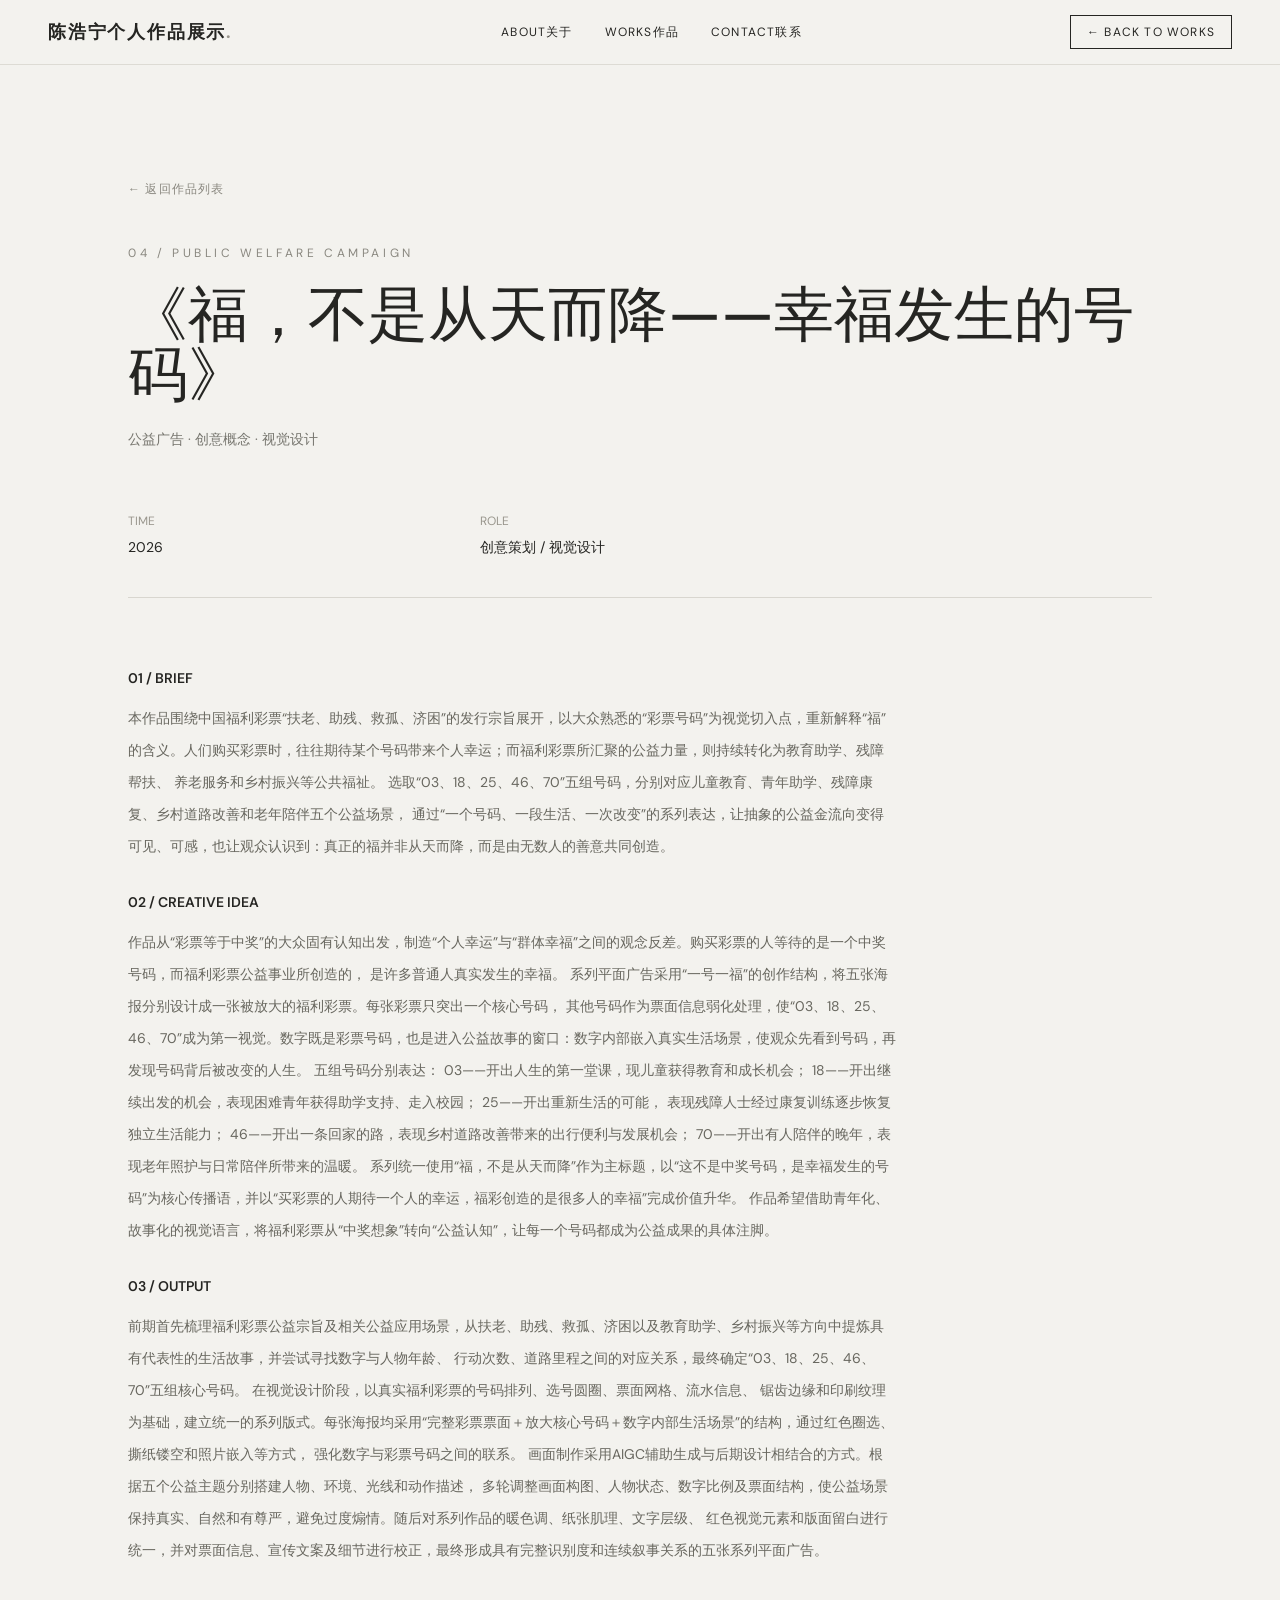
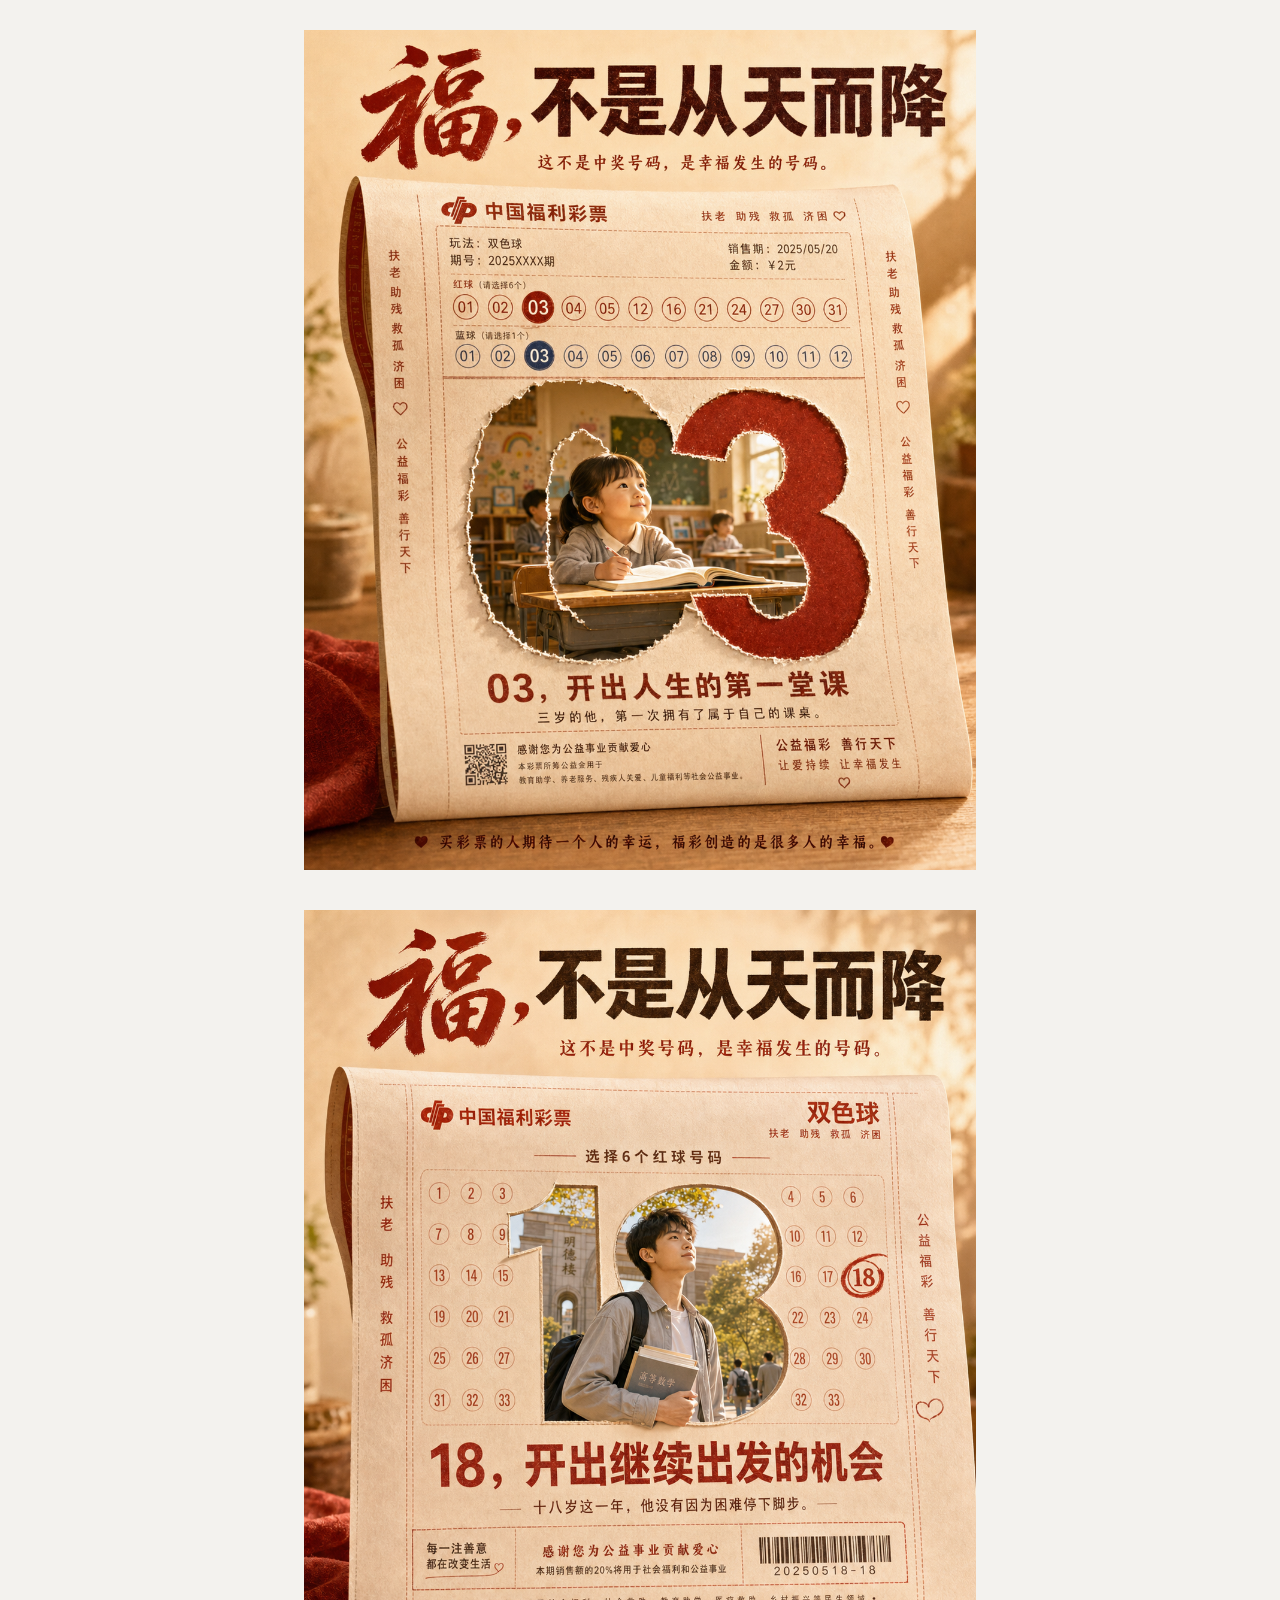
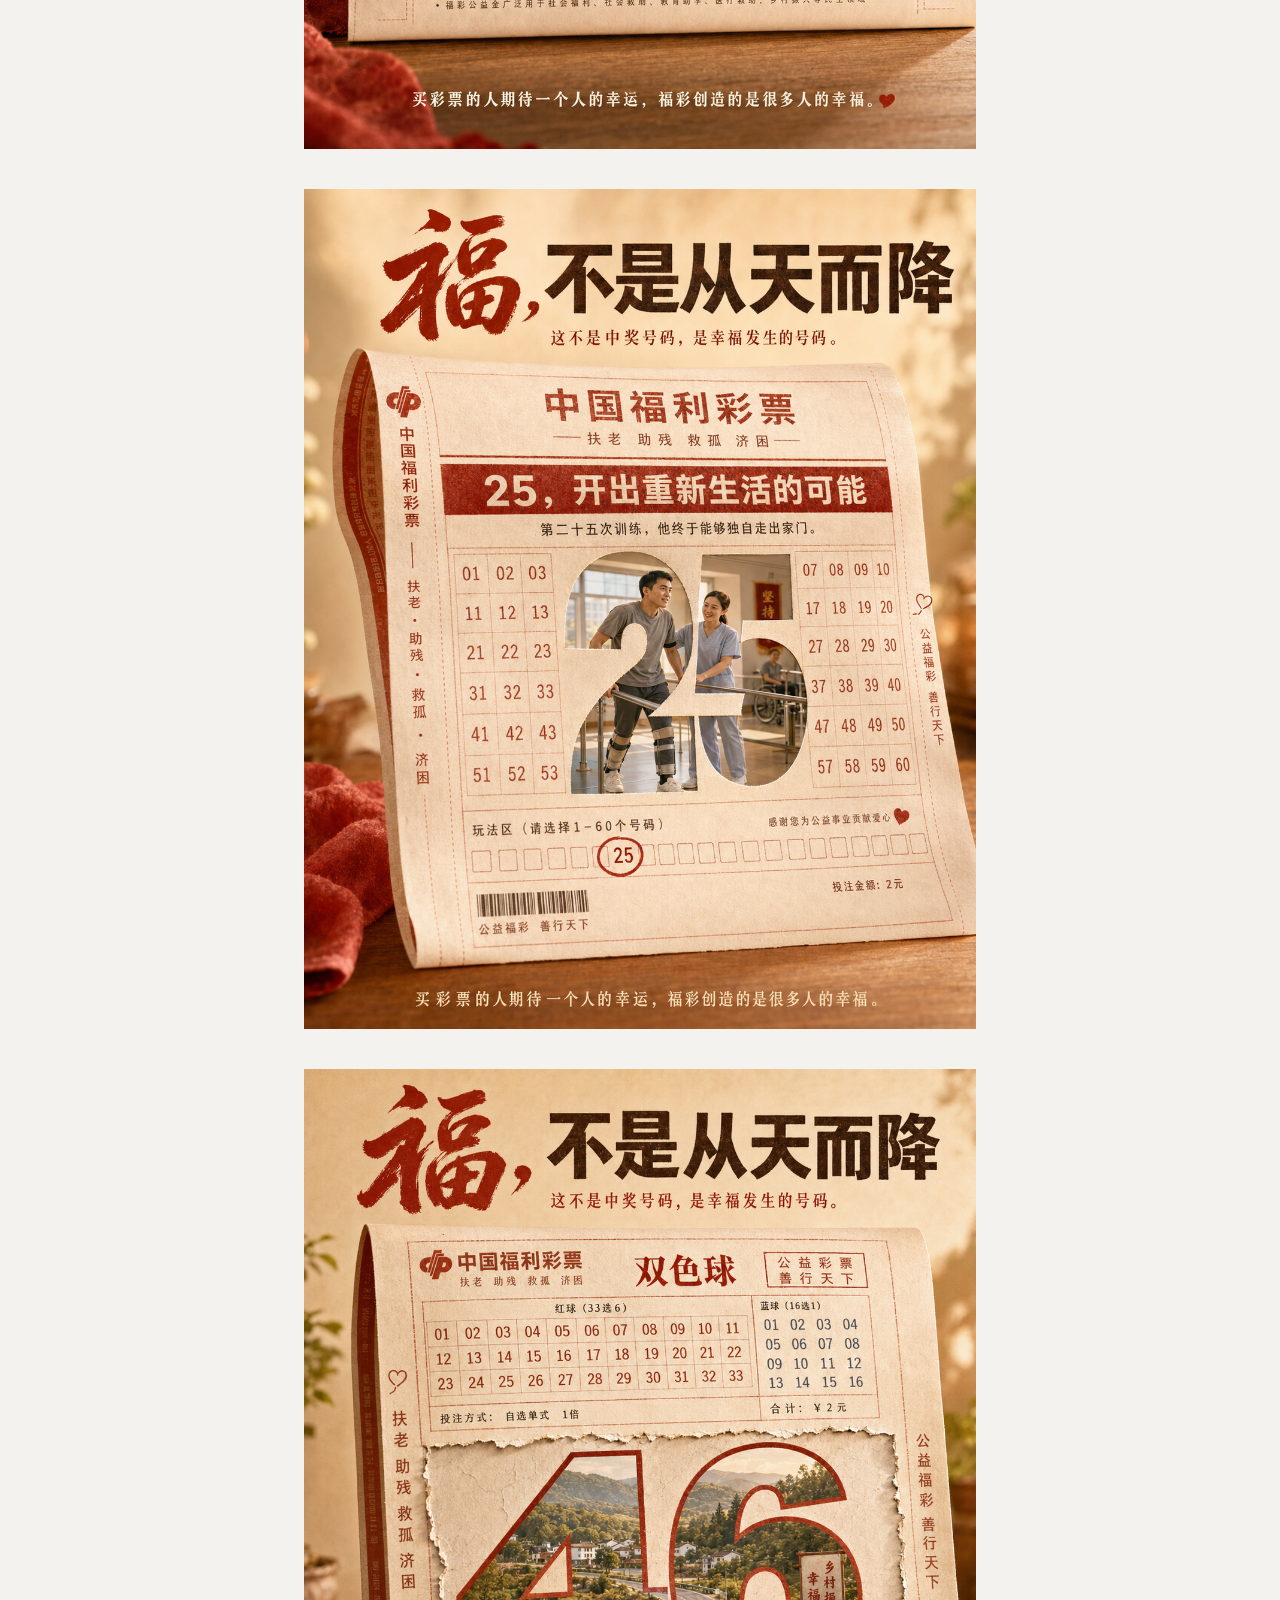
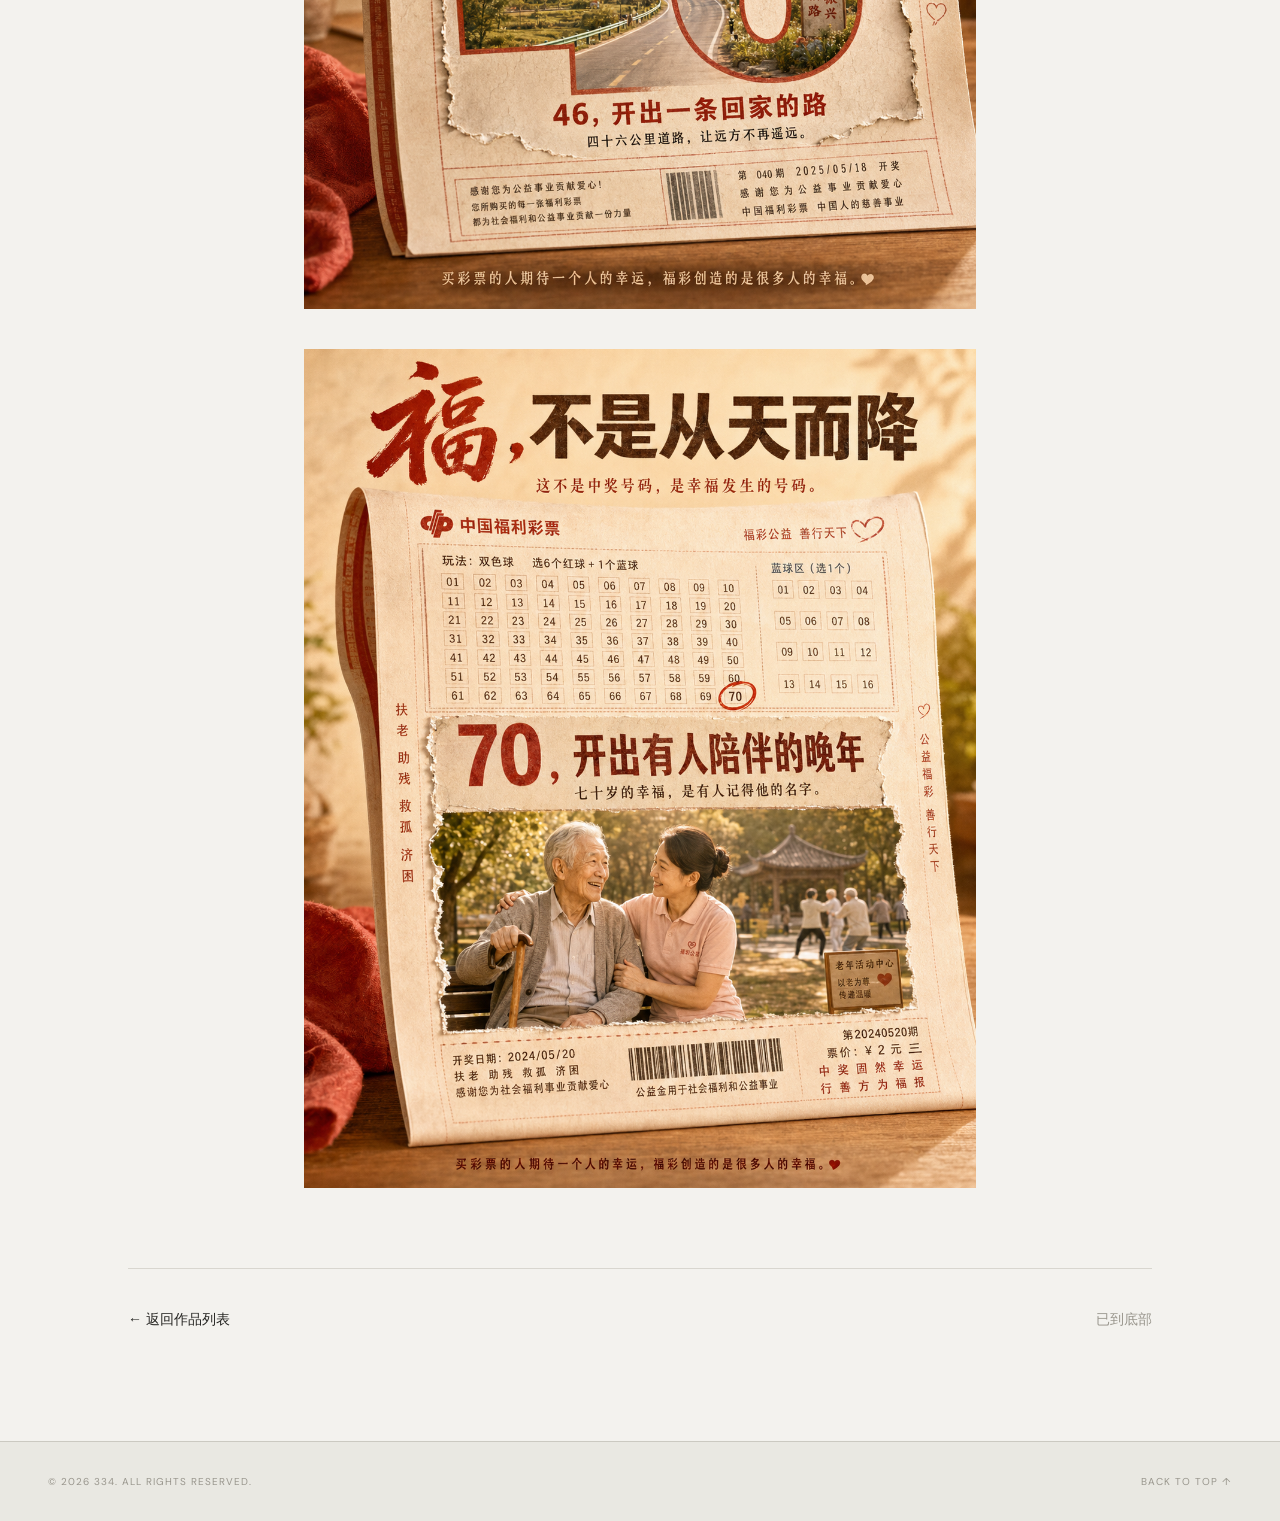
<file: project-02-2.html>
<!DOCTYPE html>
<html lang="zh-CN">
<head>
  <meta charset="UTF-8">
  <meta name="viewport" content="width=device-width, initial-scale=1.0">
  <title>福彩《福，不是从天而降——幸福发生的号码》公益系列海报 | 334</title>

  <!-- Tailwind CSS -->
  <script src="assets/vendor/tailwind.js"></script>

  <!-- Fonts -->
  <link rel="stylesheet" href="assets/fonts/fonts.css">

  <style>
    * { scroll-behavior: smooth; }
    body {
      font-family: 'DM Sans', -apple-system, BlinkMacSystemFont, 'PingFang SC', 'Hiragino Sans GB', 'Microsoft YaHei', 'Noto Sans SC', sans-serif;
      background: #F3F2EE;
      color: #252522;
    }
    .serif { font-family: Georgia, serif; }
    .nav-link:hover { color: #99968D; }
    ::selection { background: #B8B4A9; color: #252522; }
  </style>
</head>
<body>

<!-- 导航栏（和首页一致） -->
<header class="fixed top-0 left-0 w-full z-50 bg-[#F3F2EE]/95 backdrop-blur-sm border-b border-[#DDDBD4]">
  <nav class="max-w-7xl mx-auto px-6 md:px-12 h-16 flex items-center justify-between">
    <a href="index.html" class="text-lg font-bold tracking-widest">
      陈浩宁个人作品展示<span class="text-[#99968D]">.</span>
    </a>
    <div class="hidden md:flex items-center gap-8 text-xs tracking-widest">
      <a href="index.html#about" class="nav-link">ABOUT关于</a>
      <a href="index.html#works" class="nav-link">WORKS作品</a>
      <a href="index.html#contact" class="nav-link">CONTACT联系</a>
    </div>
    <a href="index.html#works"
       class="text-xs tracking-widest border border-[#252522] px-4 py-2 hover:bg-[#252522] hover:text-white transition">
      ← BACK TO WORKS
    </a>
  </nav>
</header>

<!-- 项目详情主体 -->
<main class="pt-36 md:pt-44 pb-28 px-6 md:px-12">
  <div class="max-w-5xl mx-auto">

    <!-- 返回按钮 -->
    <a href="index.html#works" class="text-xs tracking-widest text-[#89877F] hover:text-[#252522] transition inline-block mb-12">
      ← 返回作品列表
    </a>

    <!-- 项目标题 -->
    <div class="mb-16">
      <p class="text-xs tracking-[0.3em] text-[#89877F] mb-6">
        04 / PUBLIC WELFARE CAMPAIGN
      </p>
      <h1 class="text-4xl md:text-6xl leading-tight font-medium mb-6">
        《福，不是从天而降——幸福发生的号码》
      </h1>
      <p class="text-sm text-[#77766F]">
        公益广告 · 创意概念 · 视觉设计
      </p>
    </div>

    <!-- 项目信息 + PDF按钮 -->
    <div class="grid md:grid-cols-3 gap-8 mb-16 pb-10 border-b border-[#D8D6CF]">
      <div>
        <p class="text-xs text-[#99968D] mb-2">TIME</p>
        <p class="text-sm">2026</p>
      </div>
      <div>
        <p class="text-xs text-[#99968D] mb-2">ROLE</p>
        <p class="text-sm">创意策划 / 视觉设计</p>
      </div>
      <div class="md:text-right">
        <!-- PDF 尚未导出：导出后把下面注释打开，并把文件名改成 assets/pdf/project-02-2.pdf
        <a href="assets/pdf/project-02-2.pdf" target="_blank"
           class="inline-block px-6 py-2.5 bg-[#252522] text-white text-xs tracking-widest hover:bg-[#55544F] transition">
          查看完整方案 PDF ↗
        </a>
        -->
      </div>
    </div>

    <!-- 项目文案 -->
    <div class="max-w-3xl mb-16 space-y-6 text-sm leading-8 text-[#68675F]">
      <div>
        <h3 class="font-semibold text-[#252522] mb-2">01 / BRIEF</h3>
        <p>本作品围绕中国福利彩票“扶老、助残、救孤、济困”的发行宗旨展开，以大众熟悉的“彩票号码”为视觉切入点，重新解释“福”
          的含义。人们购买彩票时，往往期待某个号码带来个人幸运；而福利彩票所汇聚的公益力量，则持续转化为教育助学、残障帮扶、
          养老服务和乡村振兴等公共福祉。 选取“03、18、25、46、70”五组号码，分别对应儿童教育、青年助学、残障康复、乡村道路改善和老年陪伴五个公益场景，
          通过“一个号码、一段生活、一次改变”的系列表达，让抽象的公益金流向变得可见、可感，也让观众认识到：真正的福并非从天而降，而是由无数人的善意共同创造。</p>
      </div>
      <div>
        <h3 class="font-semibold text-[#252522] mb-2">02 / CREATIVE IDEA</h3>
        <p>作品从“彩票等于中奖”的大众固有认知出发，制造“个人幸运”与“群体幸福”之间的观念反差。购买彩票的人等待的是一个中奖号码，而福利彩票公益事业所创造的，
          是许多普通人真实发生的幸福。 系列平面广告采用“一号一福”的创作结构，将五张海报分别设计成一张被放大的福利彩票。每张彩票只突出一个核心号码，
          其他号码作为票面信息弱化处理，使“03、18、25、46、70”成为第一视觉。数字既是彩票号码，也是进入公益故事的窗口：数字内部嵌入真实生活场景，使观众先看到号码，再发现号码背后被改变的人生。
           五组号码分别表达： 03——开出人生的第一堂课，现儿童获得教育和成长机会； 18——开出继续出发的机会，表现困难青年获得助学支持、走入校园； 25——开出重新生活的可能，
           表现残障人士经过康复训练逐步恢复独立生活能力； 46——开出一条回家的路，表现乡村道路改善带来的出行便利与发展机会； 70——开出有人陪伴的晚年，表现老年照护与日常陪伴所带来的温暖。 
           系列统一使用“福，不是从天而降”作为主标题，以“这不是中奖号码，是幸福发生的号码”为核心传播语，并以“买彩票的人期待一个人的幸运，福彩创造的是很多人的幸福”完成价值升华。
           作品希望借助青年化、故事化的视觉语言，将福利彩票从“中奖想象”转向“公益认知”，让每一个号码都成为公益成果的具体注脚。 </p>
      </div>
      <div>
        <h3 class="font-semibold text-[#252522] mb-2">03 / OUTPUT</h3>
        <p>前期首先梳理福利彩票公益宗旨及相关公益应用场景，从扶老、助残、救孤、济困以及教育助学、乡村振兴等方向中提炼具有代表性的生活故事，并尝试寻找数字与人物年龄、
          行动次数、道路里程之间的对应关系，最终确定“03、18、25、46、70”五组核心号码。 在视觉设计阶段，以真实福利彩票的号码排列、选号圆圈、票面网格、流水信息、
          锯齿边缘和印刷纹理为基础，建立统一的系列版式。每张海报均采用“完整彩票票面＋放大核心号码＋数字内部生活场景”的结构，通过红色圈选、撕纸镂空和照片嵌入等方式，
          强化数字与彩票号码之间的联系。 画面制作采用AIGC辅助生成与后期设计相结合的方式。根据五个公益主题分别搭建人物、环境、光线和动作描述，
          多轮调整画面构图、人物状态、数字比例及票面结构，使公益场景保持真实、自然和有尊严，避免过度煽情。随后对系列作品的暖色调、纸张肌理、文字层级、
          红色视觉元素和版面留白进行统一，并对票面信息、宣传文案及细节进行校正，最终形成具有完整识别度和连续叙事关系的五张系列平面广告。 </p>
      </div>
    </div>

    <!-- 海报展示 -->
    <div class="space-y-10">
      <img src="assets/images/projects/fucai-01.png" class="w-full max-w-2xl mx-auto object-cover" alt="福彩年龄日历系列海报 01 · 开出人生的第一堂课">
      <img src="assets/images/projects/fucai-02.png" class="w-full max-w-2xl mx-auto object-cover" alt="福彩年龄日历系列海报 02">
      <img src="assets/images/projects/fucai-03.png" class="w-full max-w-2xl mx-auto object-cover" alt="福彩年龄日历系列海报 03">
      <img src="assets/images/projects/fucai-04.png" class="w-full max-w-2xl mx-auto object-cover" alt="福彩年龄日历系列海报 04">
      <img src="assets/images/projects/fucai-05.png" class="w-full max-w-2xl mx-auto object-cover" alt="福彩年龄日历系列海报 05">
      <!-- 后续补充系列其他海报：
      <img src="assets/images/projects/fucai-02.jpg" class="w-full max-w-2xl mx-auto object-cover" alt="福彩年龄日历系列海报 02">
      <img src="assets/images/projects/fucai-03.jpg" class="w-full max-w-2xl mx-auto object-cover" alt="福彩年龄日历系列海报 03">
      -->
    </div>

    <!-- 底部跳转 -->
    <div class="mt-20 pt-10 border-t border-[#D8D6CF] flex justify-between items-center">
      <a href="index.html#works" class="text-sm hover:text-[#99968D] transition">
        ← 返回作品列表
      </a>
      <span class="text-sm text-[#99968D]">已到底部</span>
    </div>

  </div>
</main>

<!-- 底部版权（和首页一致） -->
<footer class="py-8 px-6 md:px-12 border-t border-[#CBC9C1] bg-[#E9E8E2]">
  <div class="max-w-7xl mx-auto flex flex-col md:flex-row justify-between gap-4 text-[10px] tracking-widest text-[#99968D]">
    <span>© 2026 334. ALL RIGHTS RESERVED.</span>
    <a href="#top" class="hover:text-[#252522] transition">BACK TO TOP ↑</a>
  </div>
</footer>

</body>
</html>
</file>
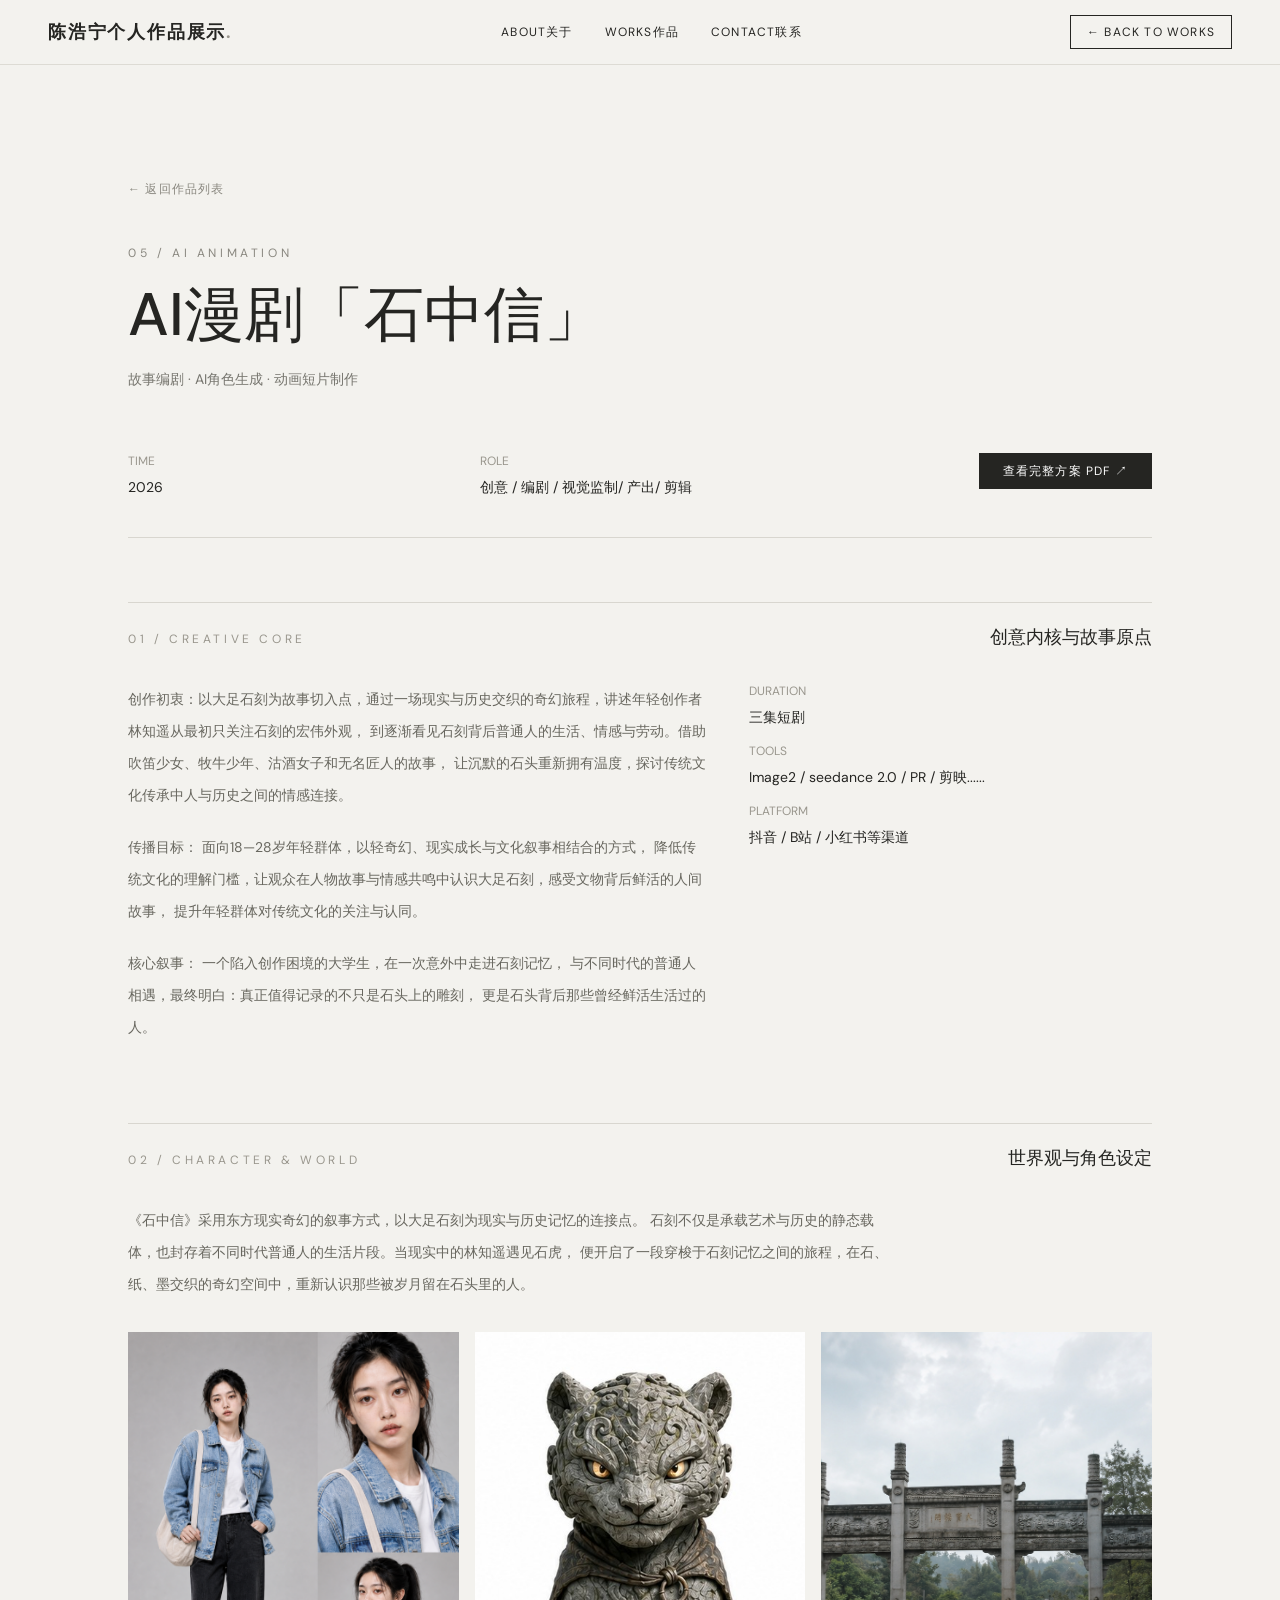
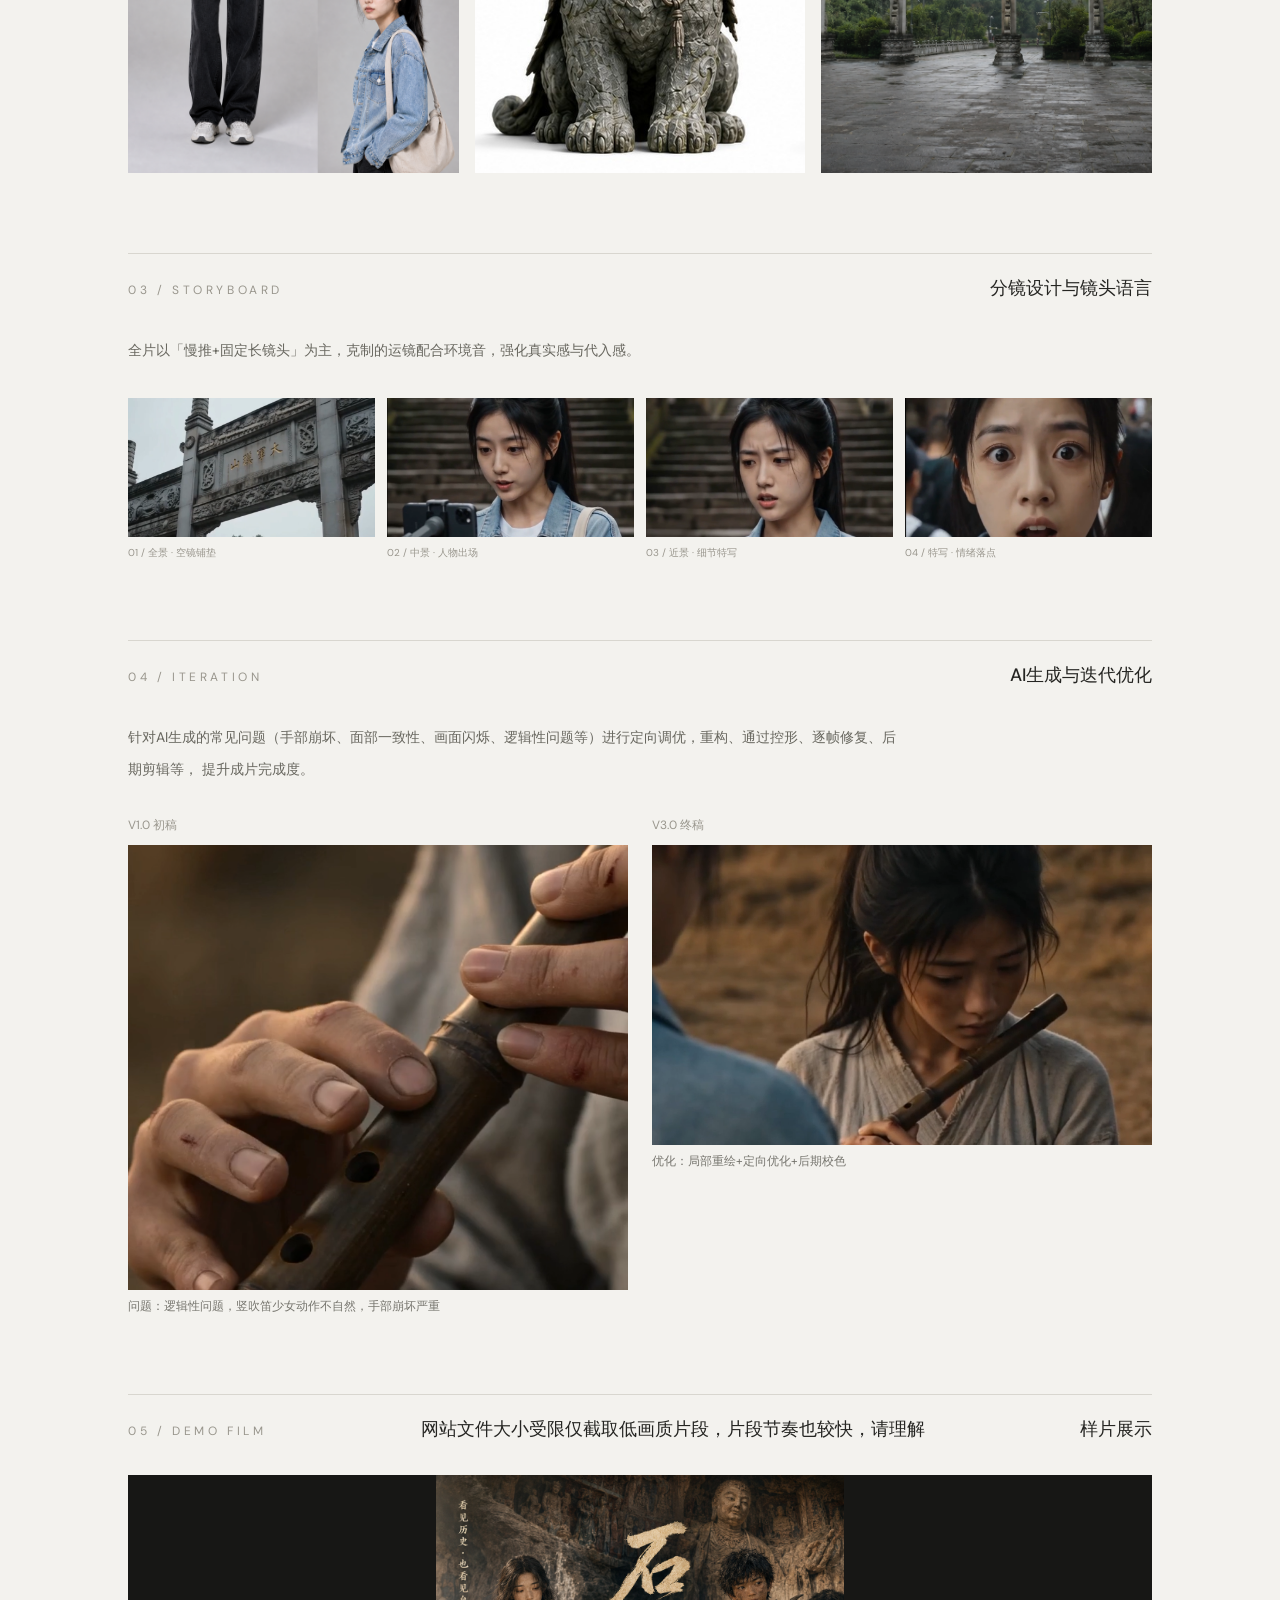
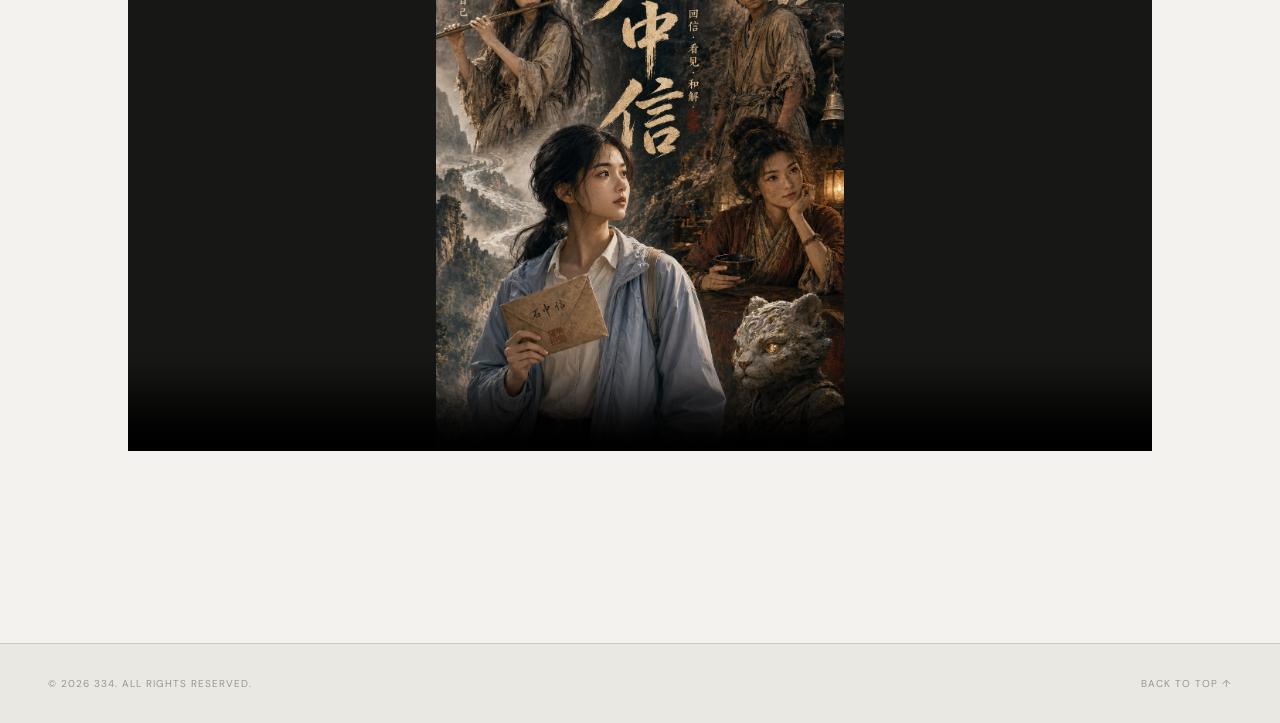
<file: project-03-1.html>
<!DOCTYPE html>
<html lang="zh-CN">
<head>
  <meta charset="UTF-8">
  <meta name="viewport" content="width=device-width, initial-scale=1.0">
  <title>AI微短剧「石中信」 | 334</title>

  <!-- Tailwind CSS -->
  <script src="assets/vendor/tailwind.js"></script>

  <!-- Fonts -->
  <link rel="stylesheet" href="assets/fonts/fonts.css">

  <style>
    * { scroll-behavior: smooth; }
    body {
      font-family: 'DM Sans', -apple-system, BlinkMacSystemFont, 'PingFang SC', 'Hiragino Sans GB', 'Microsoft YaHei', 'Noto Sans SC', sans-serif;
      background: #F3F2EE;
      color: #252522;
    }
    .serif { font-family: Georgia, serif; }
    .nav-link:hover { color: #99968D; }
    ::selection { background: #B8B4A9; color: #252522; }
    .section-title {
      border-top: 1px solid #D8D6CF;
      padding-top: 1.25rem;
      margin-bottom: 2rem;
    }
  </style>
</head>
<body>

<!-- 导航栏 -->
<header class="fixed top-0 left-0 w-full z-50 bg-[#F3F2EE]/95 backdrop-blur-sm border-b border-[#DDDBD4]">
  <nav class="max-w-7xl mx-auto px-6 md:px-12 h-16 flex items-center justify-between">
    <a href="index.html" class="text-lg font-bold tracking-widest">
      陈浩宁个人作品展示<span class="text-[#99968D]">.</span>
    </a>
    <div class="hidden md:flex items-center gap-8 text-xs tracking-widest">
      <a href="index.html#about" class="nav-link">ABOUT关于</a>
      <a href="index.html#works" class="nav-link">WORKS作品</a>
      <a href="index.html#contact" class="nav-link">CONTACT联系</a>
    </div>
    <a href="index.html#works"
       class="text-xs tracking-widest border border-[#252522] px-4 py-2 hover:bg-[#252522] hover:text-white transition">
      ← BACK TO WORKS
    </a>
  </nav>
</header>

<!-- 主体 -->
<main class="pt-36 md:pt-44 pb-28 px-6 md:px-12">
  <div class="max-w-5xl mx-auto">

    <!-- 返回 -->
    <a href="index.html#works" class="text-xs tracking-widest text-[#89877F] hover:text-[#252522] transition inline-block mb-12">
      ← 返回作品列表
    </a>

    <!-- 标题区 -->
    <div class="mb-16">
      <p class="text-xs tracking-[0.3em] text-[#89877F] mb-6">05 / AI ANIMATION</p>
      <h1 class="text-4xl md:text-6xl leading-tight font-medium mb-6">AI漫剧「石中信」</h1>
      <p class="text-sm text-[#77766F]">故事编剧 · AI角色生成 · 动画短片制作</p>
    </div>

    <!-- 信息栏 -->
    <div class="grid md:grid-cols-3 gap-8 mb-16 pb-10 border-b border-[#D8D6CF]">
      <div>
        <p class="text-xs text-[#99968D] mb-2">TIME</p>
        <p class="text-sm">2026</p>
      </div>
      <div>
        <p class="text-xs text-[#99968D] mb-2">ROLE</p>
        <p class="text-sm">创意 / 编剧 / 视觉监制/ 产出/ 剪辑</p>
      </div>
      <div class="md:text-right">
        <a href="assets/pdf/project-03-1.pdf" target="_blank"
           class="inline-block px-6 py-2.5 bg-[#252522] text-white text-xs tracking-widest hover:bg-[#55544F] transition">
          查看完整方案 PDF ↗
        </a>
      </div>
    </div>

    <!-- 01 创意内核 -->
    <section class="mb-20">
      <div class="section-title flex justify-between items-baseline">
        <p class="text-xs tracking-[0.3em] text-[#99968D]">01 / CREATIVE CORE</p>
        <h4 class="text-lg font-medium">创意内核与故事原点</h4>
      </div>
      <div class="grid md:grid-cols-12 gap-10">
        <div class="md:col-span-7 space-y-5 text-sm leading-8 text-[#68675F]">
          <p> 创作初衷：以大足石刻为故事切入点，通过一场现实与历史交织的奇幻旅程，讲述年轻创作者林知遥从最初只关注石刻的宏伟外观，
            到逐渐看见石刻背后普通人的生活、情感与劳动。借助吹笛少女、牧牛少年、沽酒女子和无名匠人的故事，
            让沉默的石头重新拥有温度，探讨传统文化传承中人与历史之间的情感连接。</p>
          <p>传播目标： 面向18—28岁年轻群体，以轻奇幻、现实成长与文化叙事相结合的方式，
            降低传统文化的理解门槛，让观众在人物故事与情感共鸣中认识大足石刻，感受文物背后鲜活的人间故事，
            提升年轻群体对传统文化的关注与认同。</p>
          <p>核心叙事： 一个陷入创作困境的大学生，在一次意外中走进石刻记忆，
            与不同时代的普通人相遇，最终明白：真正值得记录的不只是石头上的雕刻，
            更是石头背后那些曾经鲜活生活过的人。</p>
        </div>
        <div class="md:col-span-5 space-y-4 text-sm">
          <div>
            <p class="text-xs text-[#99968D] mb-2">DURATION</p>
            <p>三集短剧</p>
          </div>
          <div>
            <p class="text-xs text-[#99968D] mb-2">TOOLS</p>
            <p>Image2 / seedance 2.0 / PR / 剪映......</p>
          </div>
          <div>
            <p class="text-xs text-[#99968D] mb-2">PLATFORM</p>
            <p>抖音 / B站 / 小红书等渠道</p>
          </div>
        </div>
      </div>
    </section>

    <!-- 02 世界观与角色设定 -->
    <section class="mb-20">
      <div class="section-title flex justify-between items-baseline">
        <p class="text-xs tracking-[0.3em] text-[#99968D]">02 / CHARACTER & WORLD</p>
        <h4 class="text-lg font-medium">世界观与角色设定</h4>
      </div>
      <p class="text-sm text-[#68675F] max-w-3xl mb-8 leading-8">
        《石中信》采用东方现实奇幻的叙事方式，以大足石刻为现实与历史记忆的连接点。
        石刻不仅是承载艺术与历史的静态载体，也封存着不同时代普通人的生活片段。当现实中的林知遥遇见石虎，
        便开启了一段穿梭于石刻记忆之间的旅程，在石、纸、墨交织的奇幻空间中，重新认识那些被岁月留在石头里的人。
      </p>
      <div class="grid grid-cols-2 md:grid-cols-3 gap-4">
        <img src="assets/images/projects/ai-char-1.jpg" class="w-full aspect-[3/4] object-cover" alt="女主角设定">
        <img src="assets/images/projects/ai-char-2.jpg" class="w-full aspect-[3/4] object-cover" alt="男主角设定">
        <img src="assets/images/projects/ai-scene-1.jpg" class="w-full aspect-[3/4] object-cover" alt="主场景设定">
      </div>
    </section>

  

    <!-- 03 分镜设计 -->
    <section class="mb-20">
      <div class="section-title flex justify-between items-baseline">
        <p class="text-xs tracking-[0.3em] text-[#99968D]">03 / STORYBOARD</p>
        <h4 class="text-lg font-medium">分镜设计与镜头语言</h4>
      </div>
      <p class="text-sm text-[#68675F] max-w-3xl mb-8 leading-8">
        全片以「慢推+固定长镜头」为主，克制的运镜配合环境音，强化真实感与代入感。
      </p>
      <div class="grid grid-cols-2 md:grid-cols-4 gap-3">
        <div>
          <img src="assets/images/projects/ai-storyboard-1.jpg" class="w-full aspect-video object-cover mb-2" alt="分镜01">
          <p class="text-[10px] text-[#99968D]">01 / 全景 · 空镜铺垫</p>
        </div>
        <div>
          <img src="assets/images/projects/ai-storyboard-2.jpg" class="w-full aspect-video object-cover mb-2" alt="分镜02">
          <p class="text-[10px] text-[#99968D]">02 / 中景 · 人物出场</p>
        </div>
        <div>
          <img src="assets/images/projects/ai-storyboard-3.jpg" class="w-full aspect-video object-cover mb-2" alt="分镜03">
          <p class="text-[10px] text-[#99968D]">03 / 近景 · 细节特写</p>
        </div>
        <div>
          <img src="assets/images/projects/ai-storyboard-4.jpg" class="w-full aspect-video object-cover mb-2" alt="分镜04">
          <p class="text-[10px] text-[#99968D]">04 / 特写 · 情绪落点</p>
        </div>
      </div>
    </section>

    <!-- 04 生成迭代 -->
    <section class="mb-20">
      <div class="section-title flex justify-between items-baseline">
        <p class="text-xs tracking-[0.3em] text-[#99968D]">04 / ITERATION</p>
        <h4 class="text-lg font-medium">AI生成与迭代优化</h4>
      </div>
      <p class="text-sm text-[#68675F] max-w-3xl mb-8 leading-8">
        针对AI生成的常见问题（手部崩坏、面部一致性、画面闪烁、逻辑性问题等）进行定向调优，重构、通过控形、逐帧修复、后期剪辑等，
        提升成片完成度。
      </p>
      <div class="grid md:grid-cols-2 gap-6">
        <div>
          <p class="text-xs text-[#99968D] mb-3">V1.0 初稿</p>
          <img src="assets/images/projects/ai-v1.jpg" class="w-full object-cover" alt="初稿">
          <p class="text-xs text-[#77766F] mt-2">问题：逻辑性问题，竖吹笛少女动作不自然，手部崩坏严重</p>
        </div>
        <div>
          <p class="text-xs text-[#99968D] mb-3">V3.0 终稿</p>
          <img src="assets/images/projects/ai-v3.jpg" class="w-full object-cover" alt="终稿">
          <p class="text-xs text-[#77766F] mt-2">优化：局部重绘+定向优化+后期校色</p>
        </div>
      </div>
    </section>

    <!-- 05 样片展示 -->
    <section class="mb-20">
      <div class="section-title flex justify-between items-baseline">
        <p class="text-xs tracking-[0.3em] text-[#99968D]">05 / DEMO FILM</p>
        <h4 class="text-lg font-medium">网站文件大小受限仅截取低画质片段，片段节奏也较快，请理解</h4>
        <h4 class="text-lg font-medium">样片展示</h4>
      </div>
      <video
        controls
        playsinline
        preload="metadata"
        poster="assets/images/projects/ai-film-poster.jpg"
        class="w-full aspect-video object-contain bg-[#171715]"
      >
        <source src="assets/video/ai-short-film.mp4" type="video/mp4">
      </video>
    </section>


  </div>
</main>

<!-- 底部 -->
<footer class="py-8 px-6 md:px-12 border-t border-[#CBC9C1] bg-[#E9E8E2]">
  <div class="max-w-7xl mx-auto flex flex-col md:flex-row justify-between gap-4 text-[10px] tracking-widest text-[#99968D]">
    <span>© 2026 334. ALL RIGHTS RESERVED.</span>
    <a href="#top" class="hover:text-[#252522] transition">BACK TO TOP ↑</a>
  </div>
</footer>

</body>
</html>
</file>
<file: assets/fonts/fonts.css>
/* DM Sans 本地字体 — 不再依赖 Google Fonts，国内打开无需等待境外请求 */
@font-face {
  font-family: 'DM Sans';
  font-style: normal;
  font-weight: 400;
  font-display: swap;
  src: url('dm-sans-400.woff2') format('woff2');
}

@font-face {
  font-family: 'DM Sans';
  font-style: normal;
  font-weight: 500;
  font-display: swap;
  src: url('dm-sans-500.woff2') format('woff2');
}

@font-face {
  font-family: 'DM Sans';
  font-style: normal;
  font-weight: 600;
  font-display: swap;
  src: url('dm-sans-600.woff2') format('woff2');
}

@font-face {
  font-family: 'DM Sans';
  font-style: normal;
  font-weight: 700;
  font-display: swap;
  src: url('dm-sans-700.woff2') format('woff2');
}
</file>
